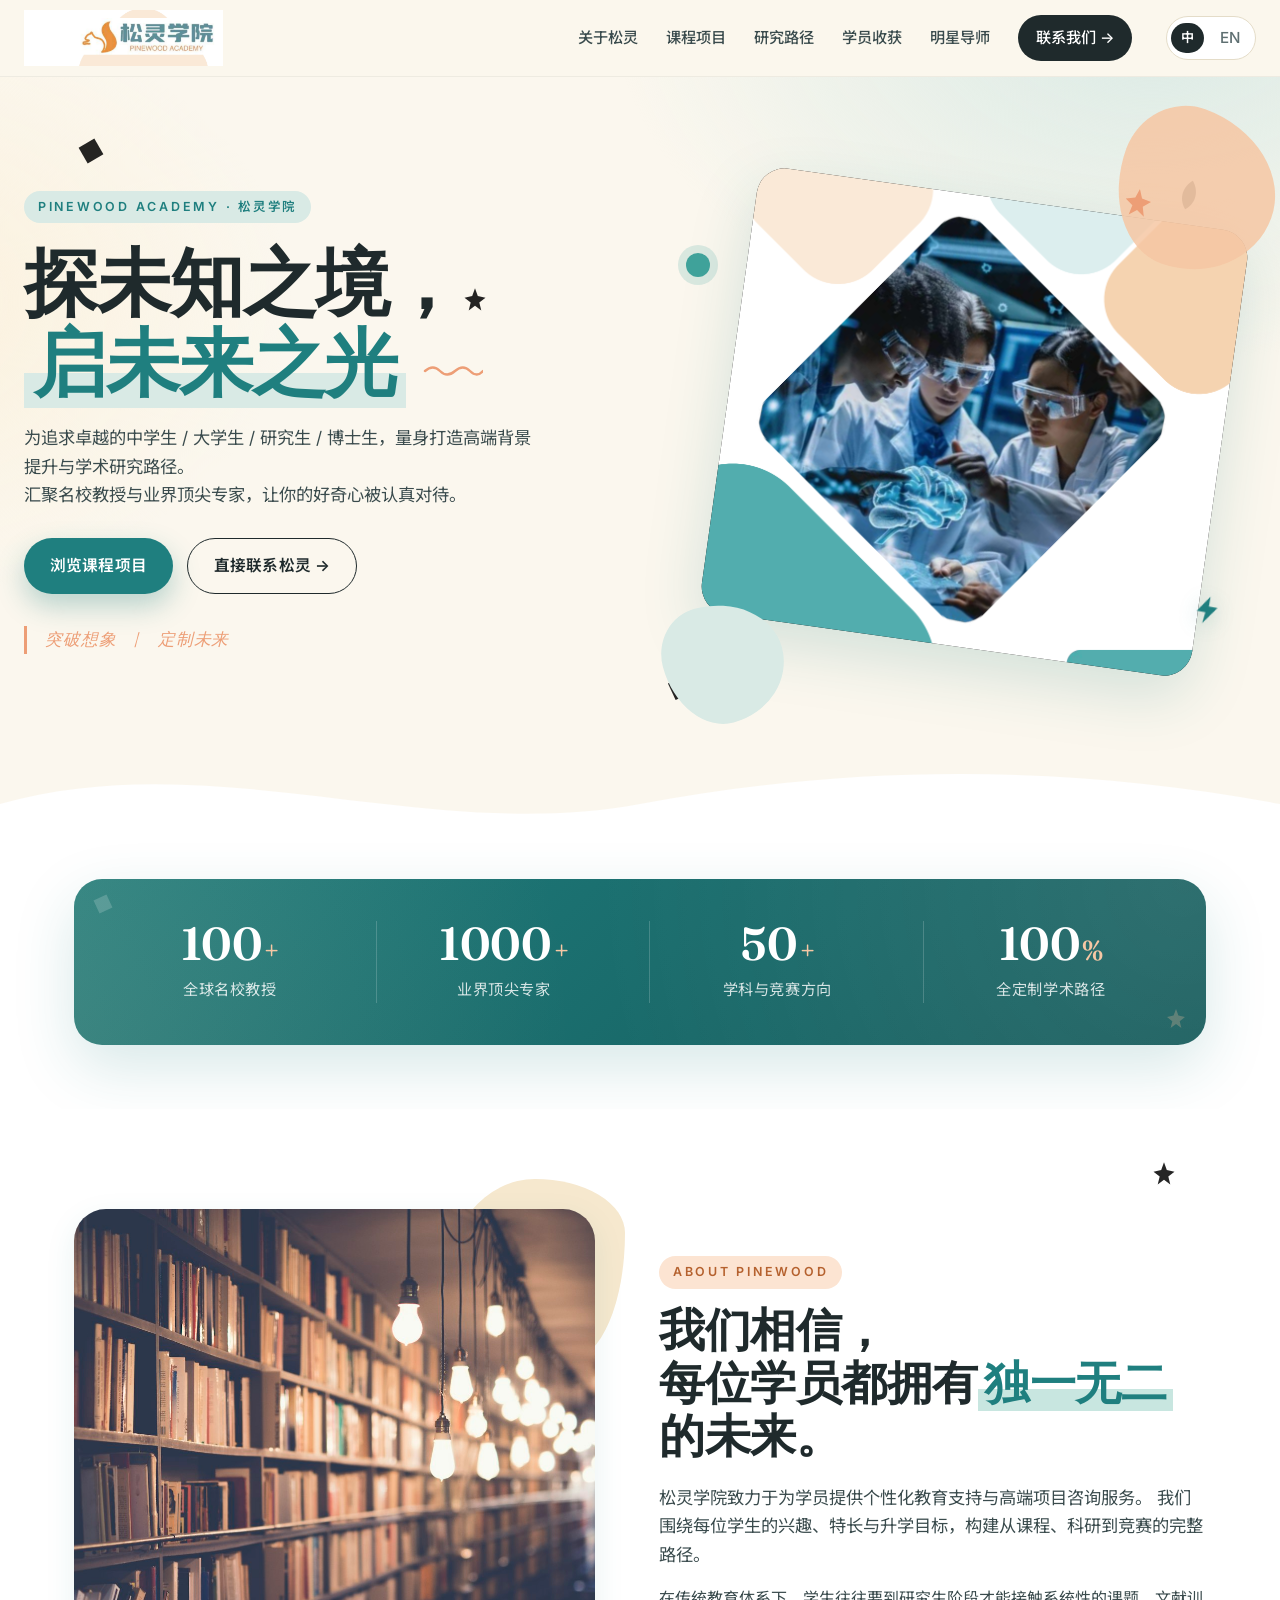
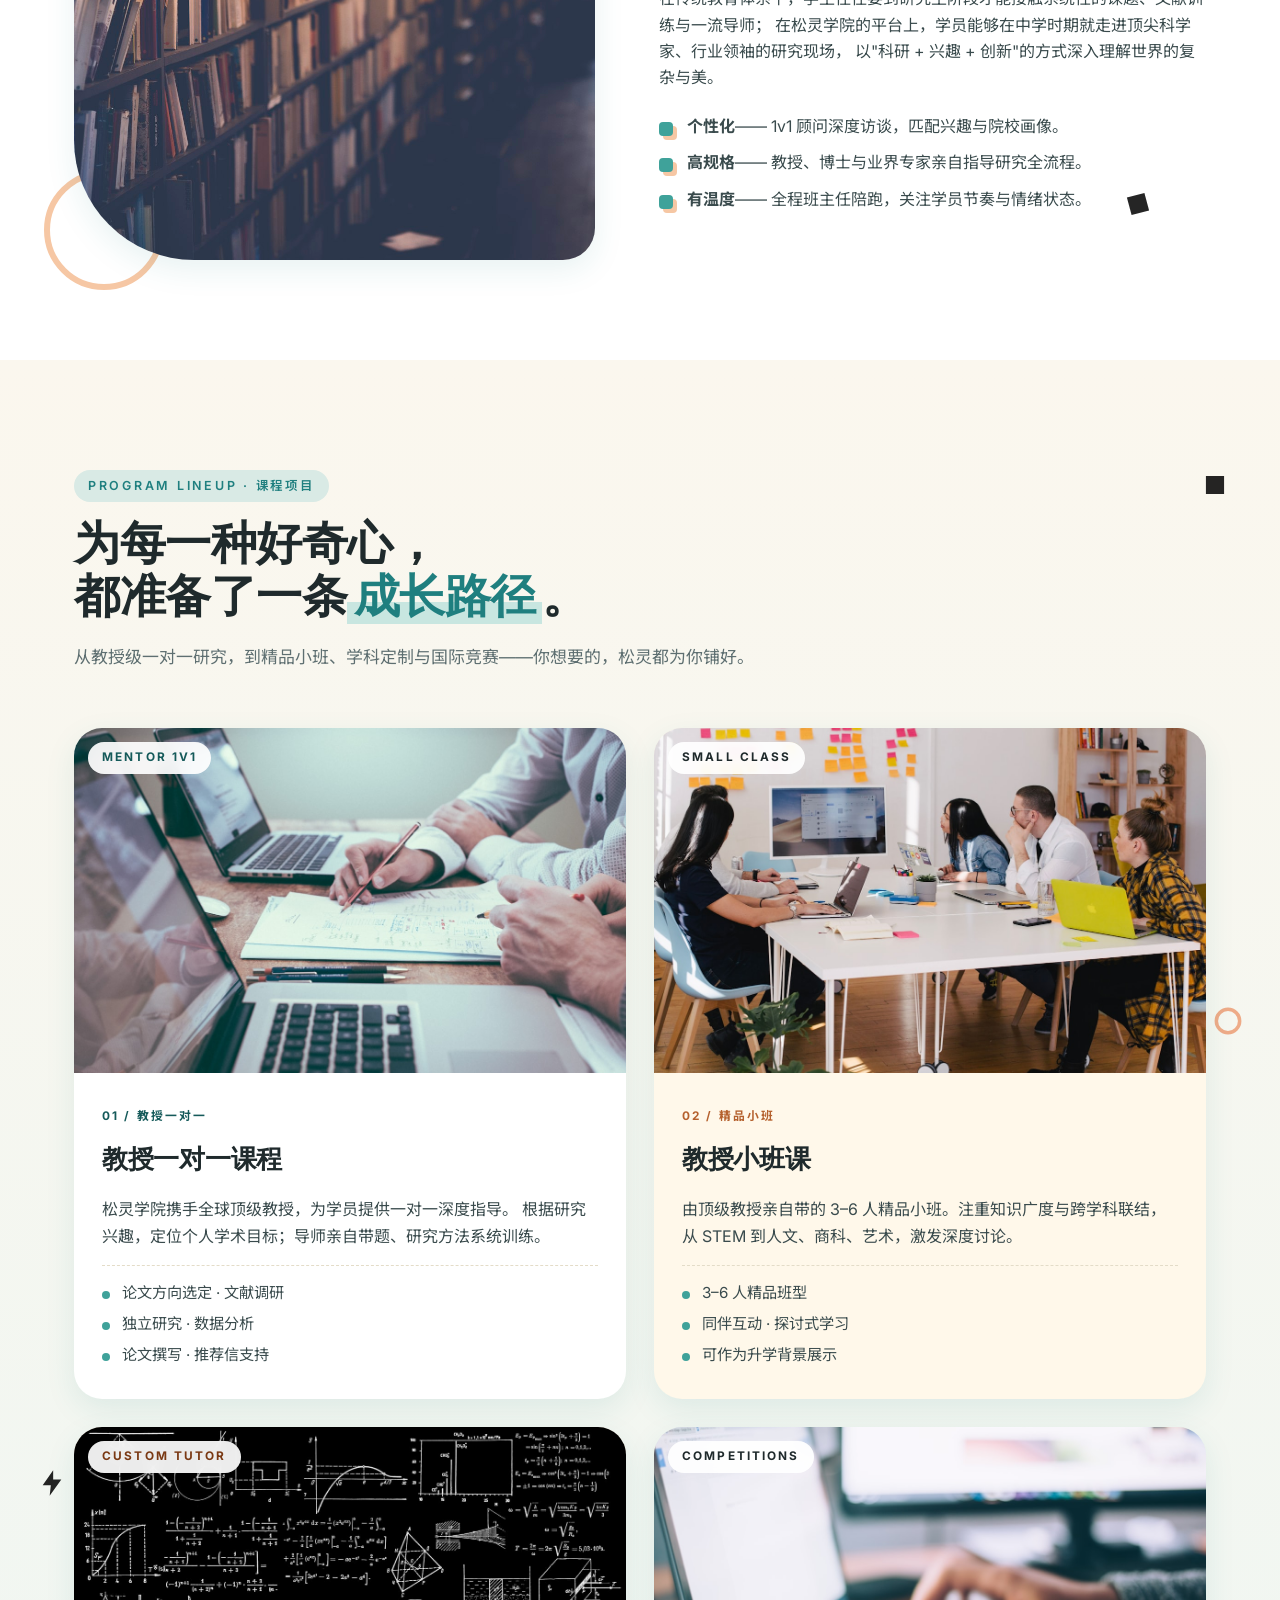
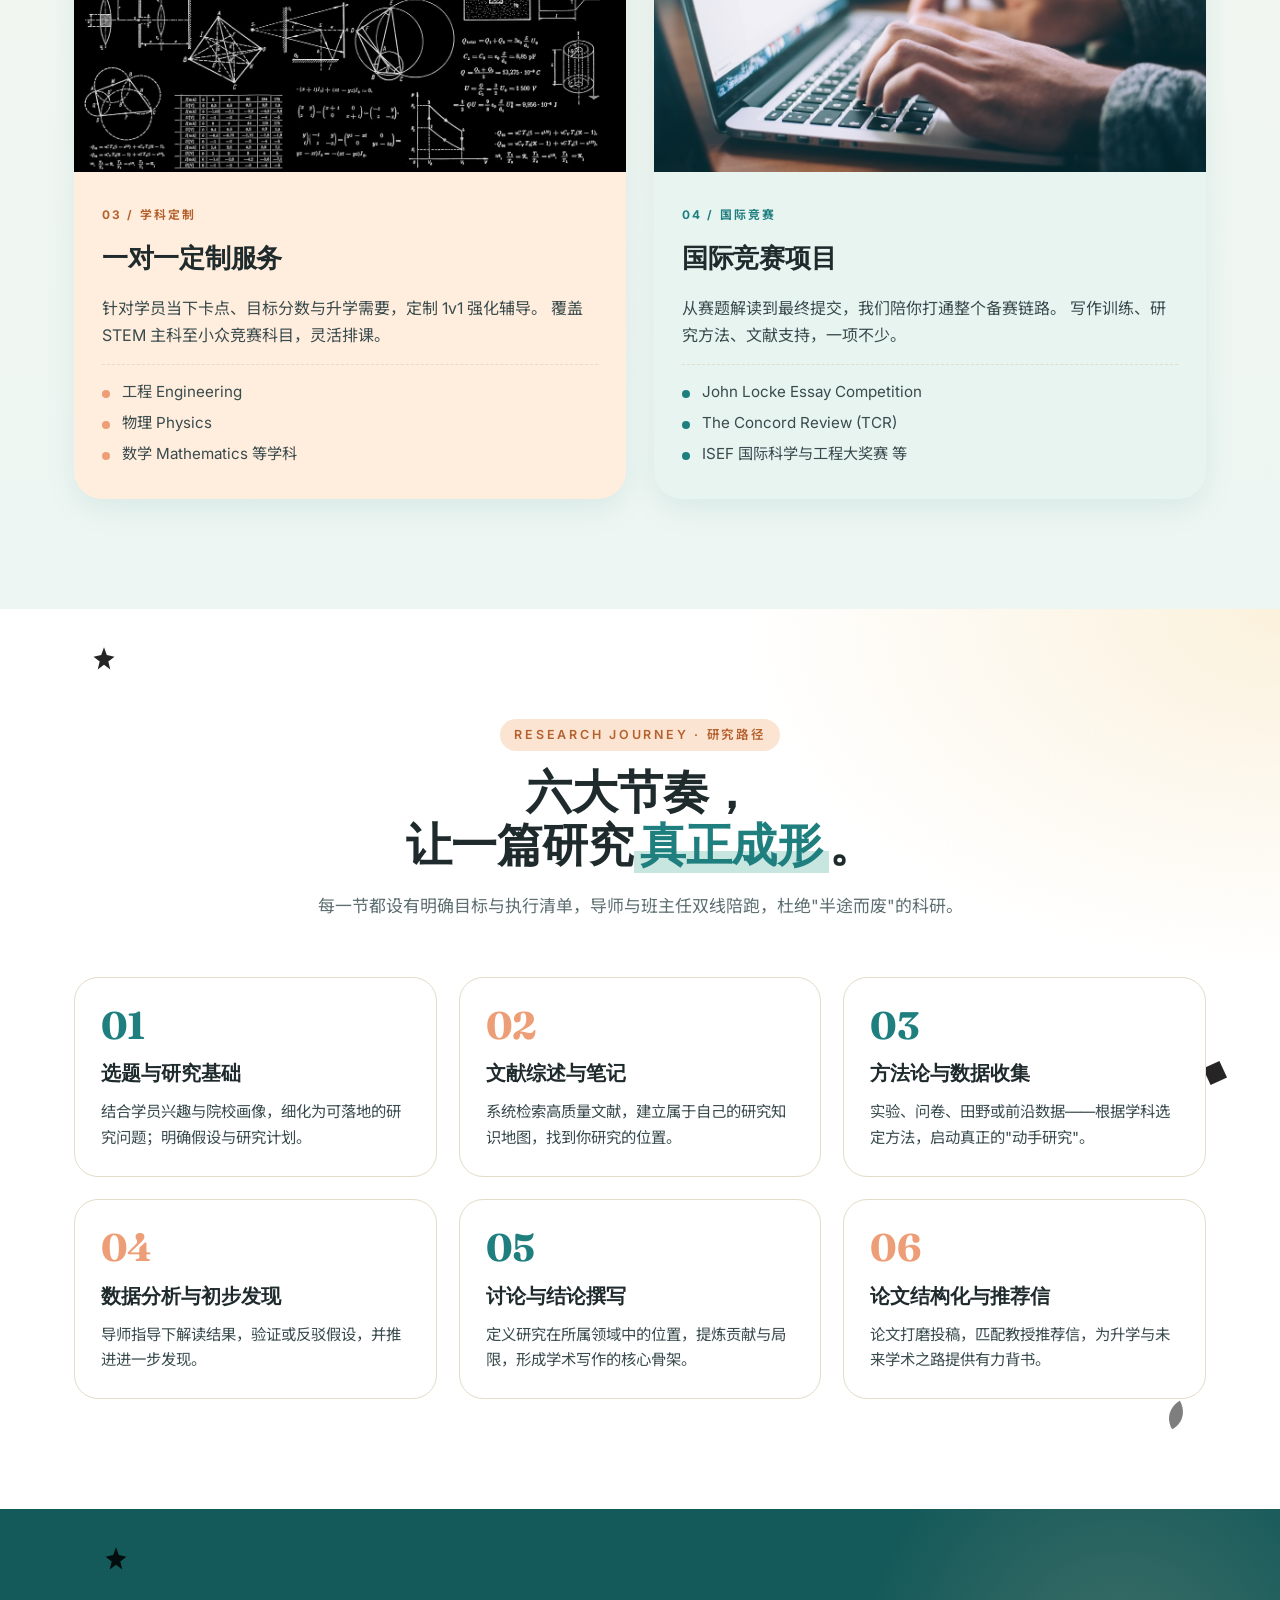
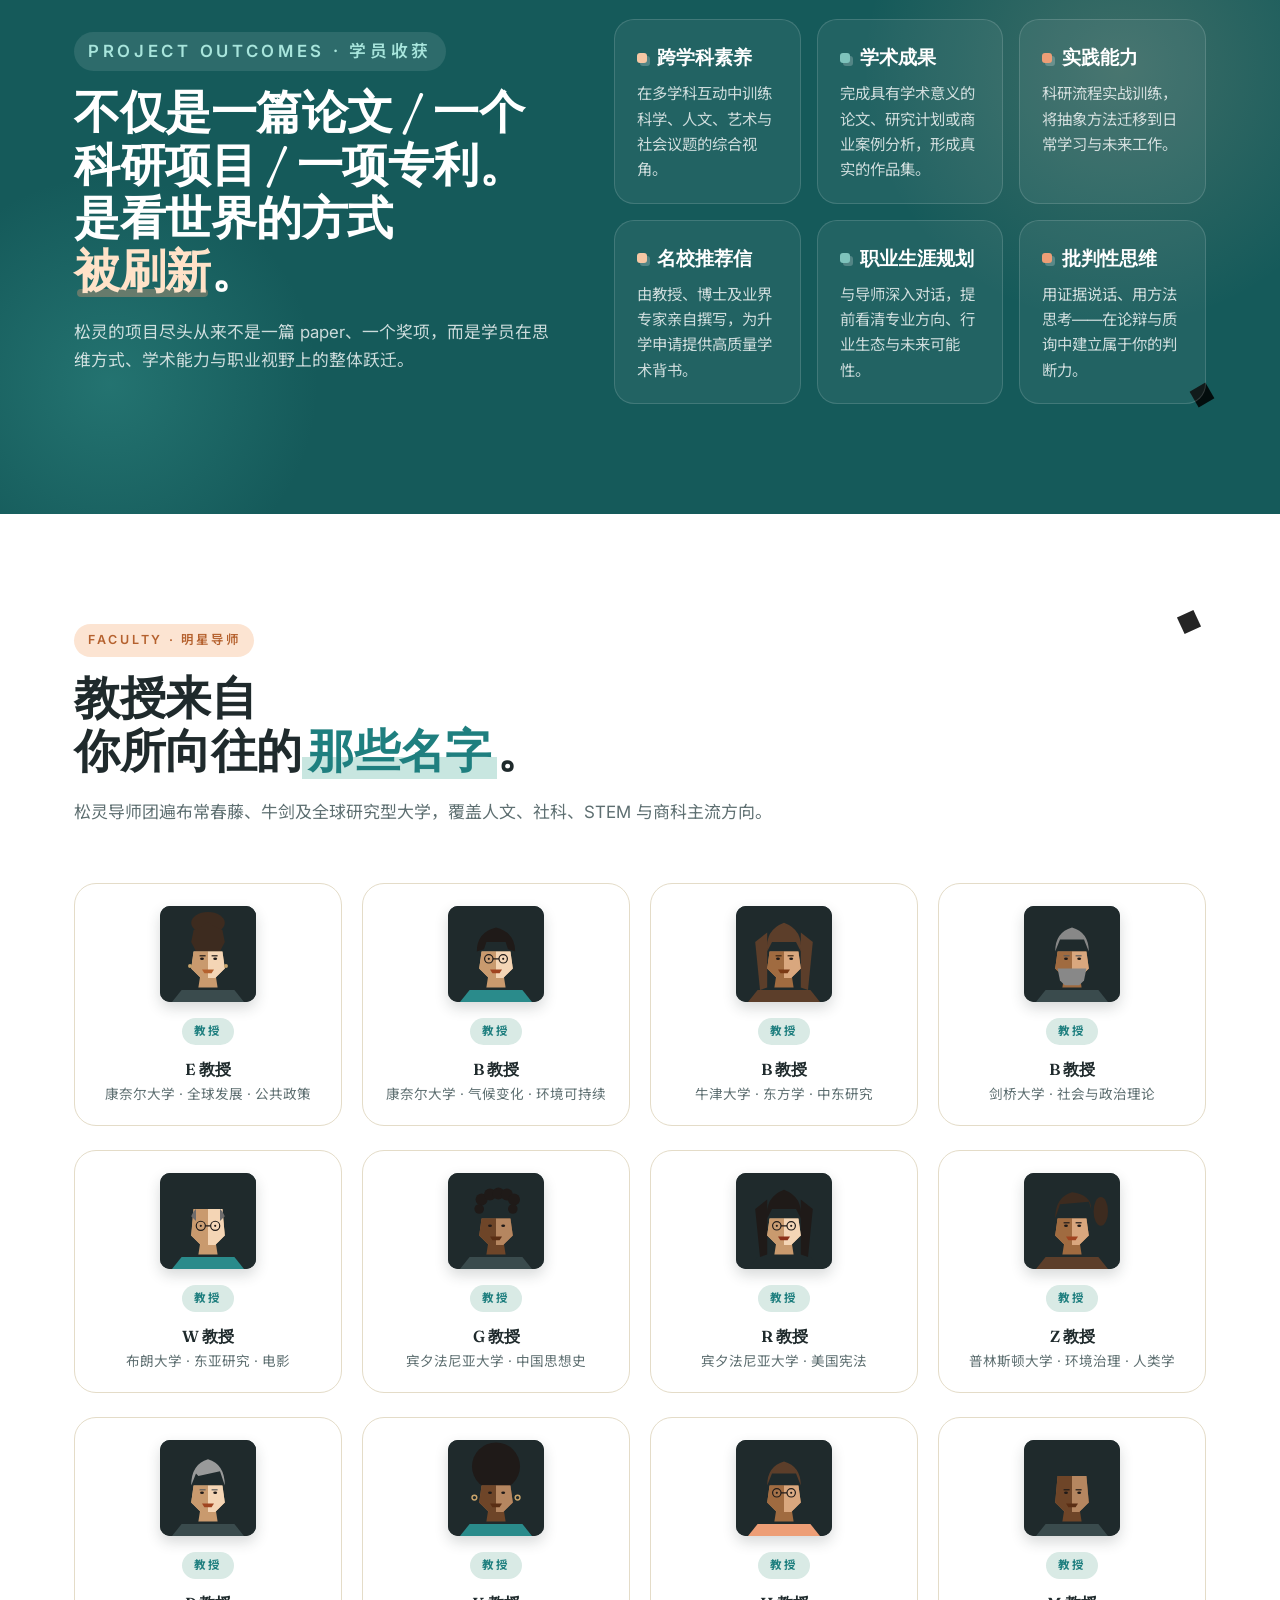
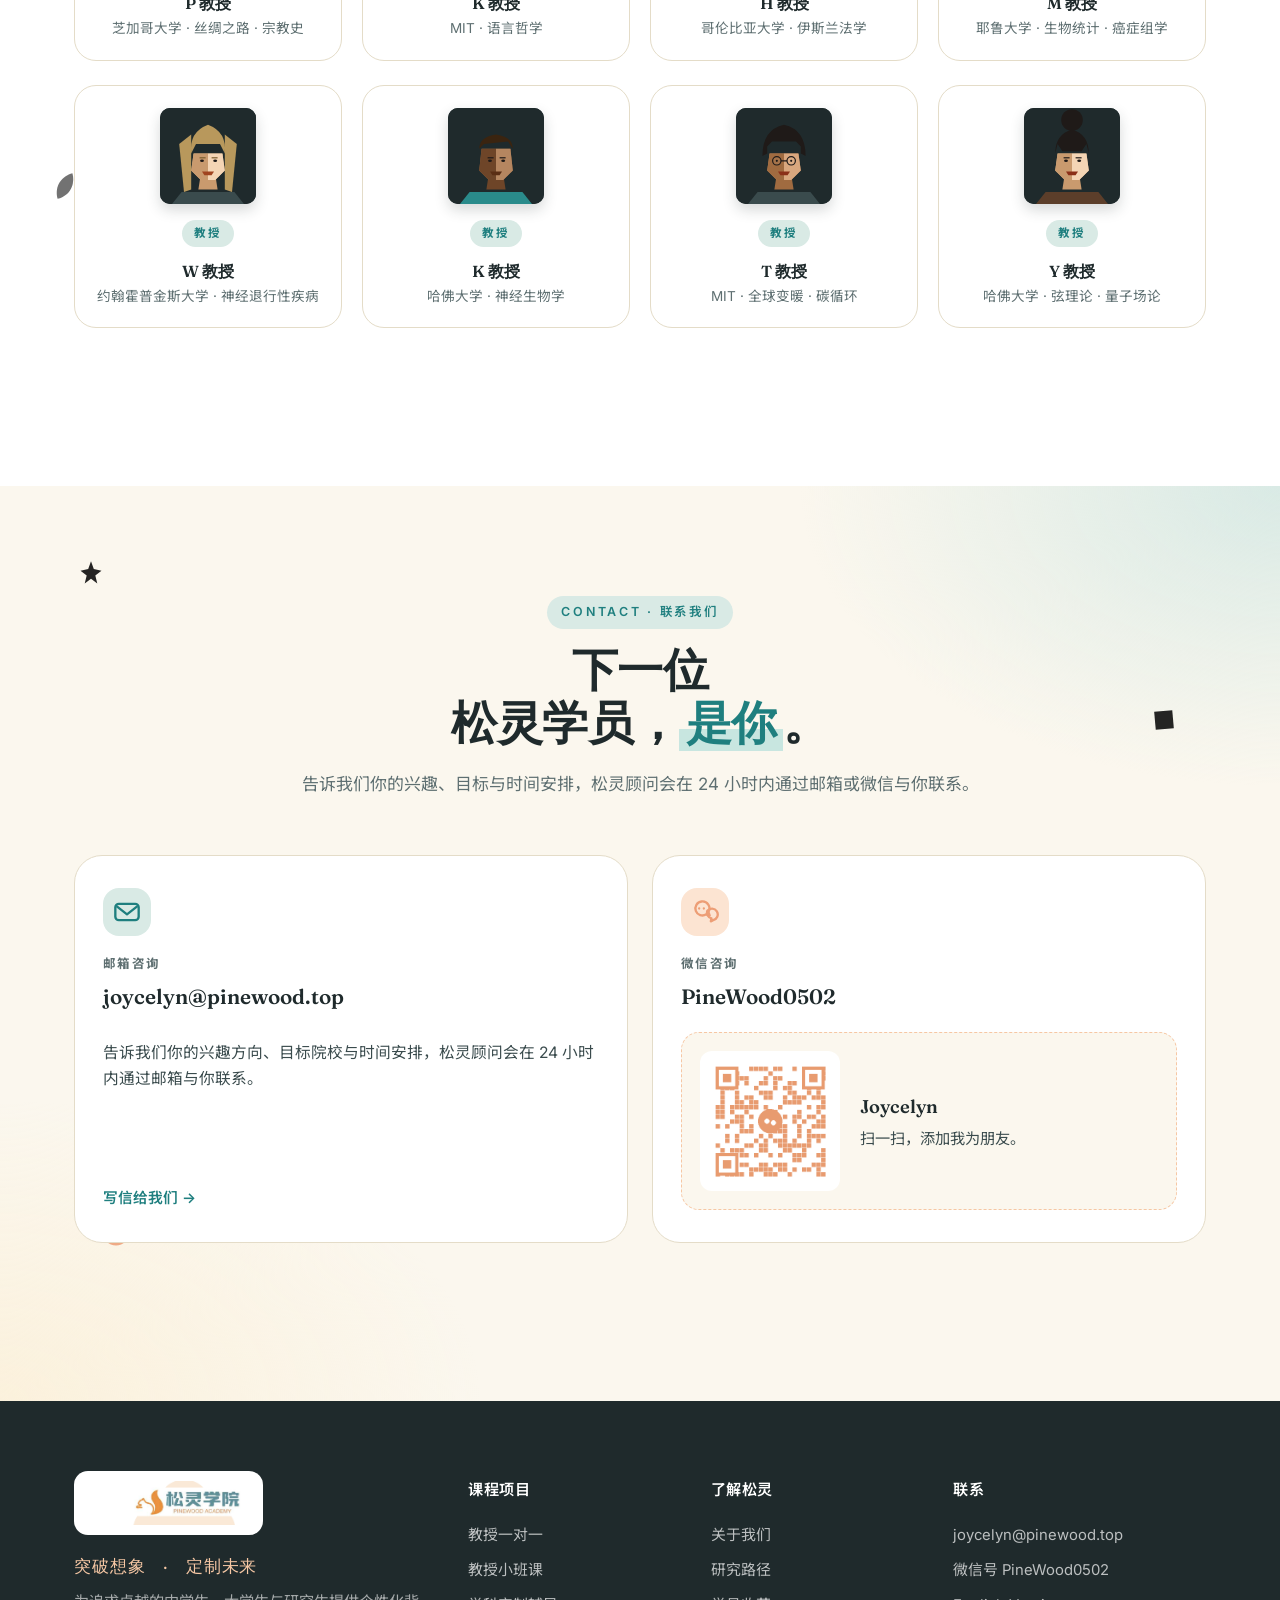
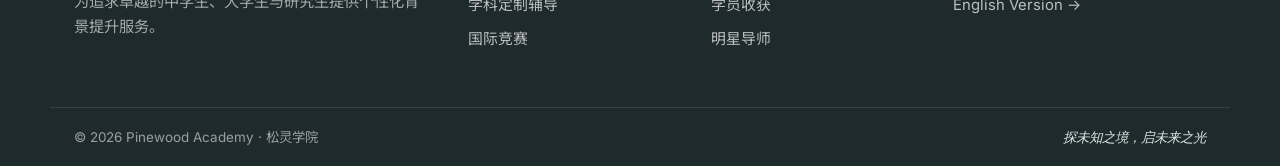
<file: index.html>
<!doctype html>
<html lang="zh-CN">
<head>
  <meta charset="utf-8" />
  <meta name="viewport" content="width=device-width, initial-scale=1" />
  <title>Pinewood Academy · 松灵学院 — 突破想象 · 定制未来</title>
  <meta name="description" content="松灵学院 Pinewood Academy 为中学生、大学生、研究生与博士生提供个性化背景提升服务：教授 1v1 科研、小班课、学科定制辅导（工程、物理、数学），及 John Locke、TCR、ISEF 等国际竞赛全程指导。" />
  <link rel="preconnect" href="https://fonts.googleapis.com">
  <link rel="preconnect" href="https://fonts.gstatic.com" crossorigin>
  <link rel="stylesheet" href="https://fonts.googleapis.com/css2?family=Fraunces:opsz,wght@9..144,400;9..144,500;9..144,600;9..144,700&family=Noto+Sans+SC:wght@300;400;500;600;700&family=Inter:wght@400;500;600&display=swap">
  <link rel="stylesheet" href="styles.css">
</head>
<body>

<!-- shared decorative SVG library -->
<svg width="0" height="0" style="position:absolute" aria-hidden="true">
  <defs>
    <symbol id="dia" viewBox="0 0 24 24"><path d="M12 1 L23 12 L12 23 L1 12 Z"/></symbol>
    <symbol id="star" viewBox="0 0 24 24"><path d="M12 2l2.4 6.5L21 10l-5.3 4.2L17.4 21 12 17 6.6 21l1.7-6.8L3 10l6.6-1.5z"/></symbol>
    <symbol id="ring" viewBox="0 0 24 24"><circle cx="12" cy="12" r="10" fill="none" stroke-width="3"/></symbol>
    <symbol id="squig" viewBox="0 0 60 14"><path d="M2 7 Q 10 0, 17 7 T 32 7 T 47 7 T 60 7" stroke-width="2.4" fill="none" stroke-linecap="round"/></symbol>
    <symbol id="bolt" viewBox="0 0 24 24"><path d="M13 1 L4 14 H11 L10 23 L20 9 H13 Z"/></symbol>
    <symbol id="leaf" viewBox="0 0 24 24"><path d="M3 21 C 3 9, 12 3, 21 3 C 21 12, 15 21, 3 21 Z"/></symbol>

    <!-- Cubist-style mentor portraits (fictional, original geometric faces) -->
    <symbol id="m1" viewBox="0 0 80 80"><rect width="80" height="80" fill="#1F2A2C"/><polygon points="10,80 18,70 62,70 70,80" fill="#3A4B4D"/><ellipse cx="40" cy="14" rx="14" ry="9" fill="#3D2B1F"/><polygon points="26,30 28,20 40,14 52,20 54,30 50,38 30,38" fill="#3D2B1F"/><polygon points="34,55 46,55 48,68 32,68" fill="#C99A6E"/><polygon points="28,38 52,38 54,52 46,60 34,60 26,52" fill="#E0B68A"/><polygon points="40,38 52,38 54,52 46,60 40,60" fill="#F4D5B5"/><polygon points="28,38 40,38 40,60 34,60 26,52" fill="#C99A6E"/><rect x="33" y="41" width="5" height="1" fill="#1F1A18"/><rect x="43" y="41" width="5" height="1" fill="#1F1A18"/><ellipse cx="35" cy="44" rx="1.6" ry="1" fill="#1F1A18"/><ellipse cx="46" cy="44" rx="1.6" ry="1" fill="#1F1A18"/><polygon points="35,53 45,53 43,56 37,56" fill="#B5612E"/><circle cx="25" cy="50" r="1.6" fill="#C9A46B"/><circle cx="55" cy="50" r="1.6" fill="#C9A46B"/></symbol>
    <symbol id="m2" viewBox="0 0 80 80"><rect width="80" height="80" fill="#1F2A2C"/><polygon points="10,80 18,70 62,70 70,80" fill="#2A8B8B"/><polygon points="34,55 46,55 48,68 32,68" fill="#C99A6E"/><polygon points="28,38 52,38 54,52 46,60 34,60 26,52" fill="#E0B68A"/><polygon points="40,38 52,38 54,52 46,60 40,60" fill="#F4D5B5"/><polygon points="28,38 40,38 40,60 34,60 26,52" fill="#C99A6E"/><path d="M24 38 Q 24 22 40 18 Q 56 22 56 38 L 50 36 L 48 30 L 32 30 L 30 36 Z" fill="#1F1A18"/><g stroke="#1F1A18" stroke-width="1" fill="rgba(255,255,255,0.05)"><circle cx="34" cy="44" r="3.5"/><circle cx="46" cy="44" r="3.5"/><line x1="37.5" y1="44" x2="42.5" y2="44"/></g><circle cx="34" cy="44" r="0.9" fill="#1F1A18"/><circle cx="46" cy="44" r="0.9" fill="#1F1A18"/><polygon points="35,53 45,53 43,56 37,56" fill="#A04420"/></symbol>
    <symbol id="m3" viewBox="0 0 80 80"><rect width="80" height="80" fill="#1F2A2C"/><polygon points="10,80 18,70 62,70 70,80" fill="#5C3E2A"/><polygon points="20,70 16,30 26,22 26,68" fill="#5C3E2A"/><polygon points="60,70 64,30 54,22 54,68" fill="#5C3E2A"/><polygon points="34,55 46,55 48,68 32,68" fill="#A06B40"/><polygon points="28,38 52,38 54,52 46,60 34,60 26,52" fill="#C28858"/><polygon points="40,38 52,38 54,52 46,60 40,60" fill="#D9A77E"/><polygon points="28,38 40,38 40,60 34,60 26,52" fill="#A06B40"/><path d="M26 38 Q 24 20 40 14 Q 56 20 54 38 L 50 30 L 30 30 Z" fill="#5C3E2A"/><rect x="33" y="41" width="5" height="1" fill="#3A2410"/><rect x="43" y="41" width="5" height="1" fill="#3A2410"/><ellipse cx="35" cy="44" rx="1.6" ry="1" fill="#1F1A18"/><ellipse cx="46" cy="44" rx="1.6" ry="1" fill="#1F1A18"/><polygon points="35,53 45,53 43,56 37,56" fill="#7A3914"/></symbol>
    <symbol id="m4" viewBox="0 0 80 80"><rect width="80" height="80" fill="#1F2A2C"/><polygon points="10,80 18,70 62,70 70,80" fill="#3A4B4D"/><polygon points="34,55 46,55 48,68 32,68" fill="#A06B40"/><polygon points="28,38 52,38 54,52 46,60 34,60 26,52" fill="#C28858"/><polygon points="40,38 52,38 54,52 46,60 40,60" fill="#D9A77E"/><polygon points="28,38 40,38 40,60 34,60 26,52" fill="#A06B40"/><path d="M26 38 Q 26 22 40 18 Q 54 22 54 38 L 50 28 L 30 28 Z" fill="#888888"/><polygon points="28,52 52,52 50,62 46,66 34,66 30,62" fill="#888888"/><ellipse cx="35" cy="44" rx="1.6" ry="1" fill="#1F1A18"/><ellipse cx="46" cy="44" rx="1.6" ry="1" fill="#1F1A18"/><rect x="33" y="41" width="5" height="1" fill="#5C5C5C"/><rect x="43" y="41" width="5" height="1" fill="#5C5C5C"/></symbol>
    <symbol id="m5" viewBox="0 0 80 80"><rect width="80" height="80" fill="#1F2A2C"/><polygon points="10,80 18,70 62,70 70,80" fill="#2A8B8B"/><polygon points="34,55 46,55 48,68 32,68" fill="#C99A6E"/><polygon points="28,30 52,30 54,52 46,60 34,60 26,52" fill="#E0B68A"/><polygon points="40,30 52,30 54,52 46,60 40,60" fill="#F4D5B5"/><polygon points="28,30 40,30 40,60 34,60 26,52" fill="#C99A6E"/><polygon points="26,36 30,40 30,30 28,32" fill="#6E6C6C"/><polygon points="54,36 50,40 50,30 52,32" fill="#6E6C6C"/><g stroke="#1F1A18" stroke-width="1" fill="rgba(255,255,255,0.05)"><circle cx="34" cy="44" r="3.8"/><circle cx="46" cy="44" r="3.8"/><line x1="37.8" y1="44" x2="42.2" y2="44"/></g><circle cx="34" cy="44" r="0.9" fill="#1F1A18"/><circle cx="46" cy="44" r="0.9" fill="#1F1A18"/></symbol>
    <symbol id="m6" viewBox="0 0 80 80"><rect width="80" height="80" fill="#1F2A2C"/><polygon points="10,80 18,70 62,70 70,80" fill="#3A4B4D"/><polygon points="34,55 46,55 48,68 32,68" fill="#6E4528"/><polygon points="28,38 52,38 54,52 46,60 34,60 26,52" fill="#95643F"/><polygon points="40,38 52,38 54,52 46,60 40,60" fill="#B58660"/><polygon points="28,38 40,38 40,60 34,60 26,52" fill="#6E4528"/><g fill="#1F1A18"><circle cx="28" cy="22" r="5"/><circle cx="35" cy="18" r="5"/><circle cx="42" cy="17" r="5"/><circle cx="49" cy="18" r="5"/><circle cx="55" cy="22" r="5"/><circle cx="26" cy="30" r="4"/><circle cx="54" cy="30" r="4"/></g><ellipse cx="35" cy="44" rx="1.6" ry="1" fill="#1F1A18"/><ellipse cx="46" cy="44" rx="1.6" ry="1" fill="#1F1A18"/><polygon points="35,53 45,53 43,56 37,56" fill="#5A2E14"/></symbol>
    <symbol id="m7" viewBox="0 0 80 80"><rect width="80" height="80" fill="#1F2A2C"/><polygon points="10,80 18,70 62,70 70,80" fill="#1F2A2C"/><polygon points="20,70 16,30 26,22 26,68" fill="#1F1A18"/><polygon points="60,70 64,30 54,22 54,68" fill="#1F1A18"/><polygon points="34,55 46,55 48,68 32,68" fill="#C99A6E"/><polygon points="28,38 52,38 54,52 46,60 34,60 26,52" fill="#E0B68A"/><polygon points="40,38 52,38 54,52 46,60 40,60" fill="#F4D5B5"/><polygon points="28,38 40,38 40,60 34,60 26,52" fill="#C99A6E"/><path d="M26 38 Q 24 20 40 14 Q 56 20 54 38 L 50 30 L 30 30 Z" fill="#1F1A18"/><g stroke="#1F1A18" stroke-width="1" fill="rgba(255,255,255,0.05)"><circle cx="34" cy="44" r="3.5"/><circle cx="46" cy="44" r="3.5"/><line x1="37.5" y1="44" x2="42.5" y2="44"/></g><circle cx="34" cy="44" r="0.9" fill="#1F1A18"/><circle cx="46" cy="44" r="0.9" fill="#1F1A18"/><polygon points="35,53 45,53 43,56 37,56" fill="#8B3018"/></symbol>
    <symbol id="m8" viewBox="0 0 80 80"><rect width="80" height="80" fill="#1F2A2C"/><polygon points="10,80 18,70 62,70 70,80" fill="#5C3E2A"/><ellipse cx="64" cy="32" rx="6" ry="12" fill="#3D2B1F"/><polygon points="34,55 46,55 48,68 32,68" fill="#A06B40"/><polygon points="28,38 52,38 54,52 46,60 34,60 26,52" fill="#C28858"/><polygon points="40,38 52,38 54,52 46,60 40,60" fill="#D9A77E"/><polygon points="28,38 40,38 40,60 34,60 26,52" fill="#A06B40"/><path d="M26 38 Q 26 20 40 16 Q 56 18 56 30 L 54 24 L 30 26 Z" fill="#3D2B1F"/><rect x="33" y="41" width="5" height="1" fill="#1F1A18"/><rect x="43" y="41" width="5" height="1" fill="#1F1A18"/><ellipse cx="35" cy="44" rx="1.6" ry="1" fill="#1F1A18"/><ellipse cx="46" cy="44" rx="1.6" ry="1" fill="#1F1A18"/><polygon points="35,53 45,53 43,56 37,56" fill="#A04420"/></symbol>
    <symbol id="m9" viewBox="0 0 80 80"><rect width="80" height="80" fill="#1F2A2C"/><polygon points="10,80 18,70 62,70 70,80" fill="#3A4B4D"/><polygon points="34,55 46,55 48,68 32,68" fill="#C99A6E"/><polygon points="28,38 52,38 54,52 46,60 34,60 26,52" fill="#E0B68A"/><polygon points="40,38 52,38 54,52 46,60 40,60" fill="#F4D5B5"/><polygon points="28,38 40,38 40,60 34,60 26,52" fill="#C99A6E"/><path d="M26 38 Q 26 20 40 16 Q 54 20 54 38 L 50 26 L 32 30 L 30 28 Z" fill="#999A9A"/><rect x="33" y="41" width="5" height="1" fill="#5C5C5C"/><rect x="43" y="41" width="5" height="1" fill="#5C5C5C"/><ellipse cx="35" cy="44" rx="1.6" ry="1" fill="#1F1A18"/><ellipse cx="46" cy="44" rx="1.6" ry="1" fill="#1F1A18"/><polygon points="35,53 45,53 43,56 37,56" fill="#A04420"/></symbol>
    <symbol id="m10" viewBox="0 0 80 80"><rect width="80" height="80" fill="#1F2A2C"/><polygon points="10,80 18,70 62,70 70,80" fill="#2A8B8B"/><circle cx="40" cy="22" r="20" fill="#1F1A18"/><polygon points="34,55 46,55 48,68 32,68" fill="#6E4528"/><polygon points="28,38 52,38 54,52 46,60 34,60 26,52" fill="#95643F"/><polygon points="40,38 52,38 54,52 46,60 40,60" fill="#B58660"/><polygon points="28,38 40,38 40,60 34,60 26,52" fill="#6E4528"/><ellipse cx="35" cy="44" rx="1.6" ry="1" fill="#1F1A18"/><ellipse cx="46" cy="44" rx="1.6" ry="1" fill="#1F1A18"/><polygon points="35,53 45,53 43,56 37,56" fill="#5A2E14"/><circle cx="22" cy="48" r="2" fill="none" stroke="#C9A46B" stroke-width="1.2"/><circle cx="58" cy="48" r="2" fill="none" stroke="#C9A46B" stroke-width="1.2"/></symbol>
    <symbol id="m11" viewBox="0 0 80 80"><rect width="80" height="80" fill="#1F2A2C"/><polygon points="10,80 18,70 62,70 70,80" fill="#ED9E76"/><polygon points="34,55 46,55 48,68 32,68" fill="#A06B40"/><polygon points="28,38 52,38 54,52 46,60 34,60 26,52" fill="#C28858"/><polygon points="40,38 52,38 54,52 46,60 40,60" fill="#D9A77E"/><polygon points="28,38 40,38 40,60 34,60 26,52" fill="#A06B40"/><path d="M26 38 Q 26 22 40 18 Q 54 22 54 38 L 50 28 L 30 28 Z" fill="#5C3E2A"/><g stroke="#1F1A18" stroke-width="1" fill="rgba(255,255,255,0.05)"><circle cx="34" cy="44" r="3.5"/><circle cx="46" cy="44" r="3.5"/><line x1="37.5" y1="44" x2="42.5" y2="44"/></g><circle cx="34" cy="44" r="0.9" fill="#1F1A18"/><circle cx="46" cy="44" r="0.9" fill="#1F1A18"/></symbol>
    <symbol id="m12" viewBox="0 0 80 80"><rect width="80" height="80" fill="#1F2A2C"/><polygon points="10,80 18,70 62,70 70,80" fill="#3A4B4D"/><polygon points="34,55 46,55 48,68 32,68" fill="#6E4528"/><polygon points="28,30 52,30 54,52 46,60 34,60 26,52" fill="#95643F"/><polygon points="40,30 52,30 54,52 46,60 40,60" fill="#B58660"/><polygon points="28,30 40,30 40,60 34,60 26,52" fill="#6E4528"/><rect x="33" y="41" width="5" height="1" fill="#1F1A18"/><rect x="43" y="41" width="5" height="1" fill="#1F1A18"/><ellipse cx="35" cy="44" rx="1.6" ry="1" fill="#1F1A18"/><ellipse cx="46" cy="44" rx="1.6" ry="1" fill="#1F1A18"/><polygon points="35,53 45,53 43,56 37,56" fill="#5A2E14"/></symbol>
    <symbol id="m13" viewBox="0 0 80 80"><rect width="80" height="80" fill="#1F2A2C"/><polygon points="10,80 18,70 62,70 70,80" fill="#3A4B4D"/><polygon points="20,70 16,30 26,22 26,68" fill="#B8985C"/><polygon points="60,70 64,30 54,22 54,68" fill="#B8985C"/><polygon points="34,55 46,55 48,68 32,68" fill="#C99A6E"/><polygon points="28,38 52,38 54,52 46,60 34,60 26,52" fill="#E0B68A"/><polygon points="40,38 52,38 54,52 46,60 40,60" fill="#F4D5B5"/><polygon points="28,38 40,38 40,60 34,60 26,52" fill="#C99A6E"/><path d="M26 38 Q 24 20 40 14 Q 56 20 54 38 L 50 30 L 30 30 Z" fill="#B8985C"/><rect x="33" y="41" width="5" height="1" fill="#7A5C2E"/><rect x="43" y="41" width="5" height="1" fill="#7A5C2E"/><ellipse cx="35" cy="44" rx="1.6" ry="1" fill="#1F1A18"/><ellipse cx="46" cy="44" rx="1.6" ry="1" fill="#1F1A18"/><polygon points="35,53 45,53 43,56 37,56" fill="#A04420"/></symbol>
    <symbol id="m14" viewBox="0 0 80 80"><rect width="80" height="80" fill="#1F2A2C"/><polygon points="10,80 18,70 62,70 70,80" fill="#2A8B8B"/><polygon points="34,55 46,55 48,68 32,68" fill="#6E4528"/><polygon points="28,34 52,34 54,52 46,60 34,60 26,52" fill="#95643F"/><polygon points="40,34 52,34 54,52 46,60 40,60" fill="#B58660"/><polygon points="28,34 40,34 40,60 34,60 26,52" fill="#6E4528"/><path d="M26 34 Q 26 24 40 22 Q 54 24 54 34 L 50 28 L 30 30 Z" fill="#3A2410"/><rect x="33" y="41" width="5" height="1" fill="#1F1A18"/><rect x="43" y="41" width="5" height="1" fill="#1F1A18"/><ellipse cx="35" cy="44" rx="1.6" ry="1" fill="#1F1A18"/><ellipse cx="46" cy="44" rx="1.6" ry="1" fill="#1F1A18"/><polygon points="35,53 45,53 43,56 37,56" fill="#5A2E14"/></symbol>
    <symbol id="m15" viewBox="0 0 80 80"><rect width="80" height="80" fill="#1F2A2C"/><polygon points="10,80 18,70 62,70 70,80" fill="#3A4B4D"/><polygon points="34,55 46,55 48,68 32,68" fill="#A06B40"/><polygon points="28,38 52,38 54,52 46,60 34,60 26,52" fill="#C28858"/><polygon points="40,38 52,38 54,52 46,60 40,60" fill="#D9A77E"/><polygon points="28,38 40,38 40,60 34,60 26,52" fill="#A06B40"/><path d="M22 40 Q 22 18 40 14 Q 58 18 58 40 L 54 38 L 54 32 L 50 28 L 30 28 L 26 32 L 26 38 Z" fill="#1F1A18"/><g stroke="#1F1A18" stroke-width="1" fill="rgba(255,255,255,0.05)"><circle cx="34" cy="44" r="3.5"/><circle cx="46" cy="44" r="3.5"/><line x1="37.5" y1="44" x2="42.5" y2="44"/></g><circle cx="34" cy="44" r="0.9" fill="#1F1A18"/><circle cx="46" cy="44" r="0.9" fill="#1F1A18"/><polygon points="35,53 45,53 43,56 37,56" fill="#8B3018"/></symbol>
    <symbol id="m16" viewBox="0 0 80 80"><rect width="80" height="80" fill="#1F2A2C"/><polygon points="10,80 18,70 62,70 70,80" fill="#5C3E2A"/><circle cx="40" cy="10" r="9" fill="#1F1A18"/><polygon points="34,55 46,55 48,68 32,68" fill="#C99A6E"/><polygon points="28,38 52,38 54,52 46,60 34,60 26,52" fill="#E0B68A"/><polygon points="40,38 52,38 54,52 46,60 40,60" fill="#F4D5B5"/><polygon points="28,38 40,38 40,60 34,60 26,52" fill="#C99A6E"/><path d="M26 38 Q 26 22 40 18 Q 54 22 54 38 L 52 30 L 48 36 L 32 36 L 28 30 Z" fill="#1F1A18"/><rect x="33" y="41" width="5" height="1" fill="#1F1A18"/><rect x="43" y="41" width="5" height="1" fill="#1F1A18"/><ellipse cx="35" cy="44" rx="1.6" ry="1" fill="#1F1A18"/><ellipse cx="46" cy="44" rx="1.6" ry="1" fill="#1F1A18"/><polygon points="35,53 45,53 43,56 37,56" fill="#8B3018"/></symbol>
  </defs>
</svg>

<!-- ============== NAV ============== -->
<header class="nav" id="nav">
  <div class="nav__inner">
    <a href="#top" class="nav__logo" aria-label="Pinewood Academy">
      <img src="assets/logo-original.png" alt="松灵学院 Pinewood Academy" />
    </a>
    <nav class="nav__links" aria-label="主导航">
      <a href="#about">关于松灵</a>
      <a href="#programs">课程项目</a>
      <a href="#process">研究路径</a>
      <a href="#outcomes">学员收获</a>
      <a href="#faculty">明星导师</a>
      <a href="#contact" class="nav__cta">联系我们 →</a>
      <div class="lang">
        <span class="lang__cur">中</span>
        <a href="english.html" class="lang__alt">EN</a>
      </div>
    </nav>
    <button class="nav__burger" aria-label="菜单" aria-controls="mobileMenu" aria-expanded="false">
      <span></span><span></span><span></span>
    </button>
  </div>
  <nav class="nav__mobile" id="mobileMenu" hidden>
    <a href="#about">关于松灵</a>
    <a href="#programs">课程项目</a>
    <a href="#process">研究路径</a>
    <a href="#outcomes">学员收获</a>
    <a href="#faculty">明星导师</a>
    <a href="#contact" class="nav__cta">联系我们</a>
    <a href="english.html" class="lang-m">English →</a>
  </nav>
</header>

<a id="top"></a>

<!-- ============== HERO ============== -->
<section class="hero">
  <svg class="sc sc-1" aria-hidden="true"><use href="#dia"/></svg>
  <svg class="sc sc-2" aria-hidden="true"><use href="#star"/></svg>
  <svg class="sc sc-4" aria-hidden="true"><use href="#dia"/></svg>
  <svg class="sc sc-5" aria-hidden="true"><use href="#leaf"/></svg>

  <div class="hero__inner">
    <div class="hero__copy">
      <p class="eyebrow">Pinewood Academy · 松灵学院</p>
      <h1 class="hero__title">
        探未知之境，<br/>
        <span class="hero__highlight">启未来之光</span>
        <svg class="hl-squig" aria-hidden="true"><use href="#squig"/></svg>
      </h1>
      <p class="hero__sub">
        为追求卓越的中学生 / 大学生 / 研究生 / 博士生，量身打造高端背景提升与学术研究路径。<br/>
        汇聚名校教授与业界顶尖专家，让你的好奇心被认真对待。
      </p>
      <div class="hero__cta">
        <a href="#programs" class="btn btn--primary">浏览课程项目</a>
        <a href="#contact" class="btn btn--ghost">直接联系松灵 →</a>
      </div>
      <div class="hero__tag">突破想象　|　定制未来</div>
    </div>

    <div class="hero__media">
      <div class="hero__diamond">
        <img src="assets/hero-science.png" alt="松灵学员在实验室探索科学" />
      </div>
      <span class="shape shape--blob blob-1" aria-hidden="true"></span>
      <span class="shape shape--blob blob-2" aria-hidden="true"></span>
      <span class="shape shape--circle circle-1" aria-hidden="true"></span>
      <svg class="shape shape--star" aria-hidden="true" viewBox="0 0 24 24"><path d="M12 2l2.4 6.5L21 10l-5.3 4.2L17.4 21 12 17 6.6 21l1.7-6.8L3 10l6.6-1.5z"/></svg>
      <svg class="shape shape--bolt" aria-hidden="true"><use href="#bolt"/></svg>
    </div>
  </div>

  <svg class="hero__wave" viewBox="0 0 1440 80" preserveAspectRatio="none" aria-hidden="true">
    <path d="M0 60 C 240 0, 480 100, 720 60 S 1200 20, 1440 60 L1440 80 L0 80 Z" />
  </svg>
</section>

<!-- ============== STATS BAND ============== -->
<section class="stats">
  <div class="container">
    <div class="stats__grid">
      <svg class="stats__deco s-d-1" aria-hidden="true"><use href="#dia"/></svg>
      <svg class="stats__deco s-d-2" aria-hidden="true"><use href="#star"/></svg>

      <div class="stat">
        <div class="stat__num">100<span>+</span></div>
        <div class="stat__lbl">全球名校教授</div>
      </div>
      <div class="stat">
        <div class="stat__num">1000<span>+</span></div>
        <div class="stat__lbl">业界顶尖专家</div>
      </div>
      <div class="stat">
        <div class="stat__num">50<span>+</span></div>
        <div class="stat__lbl">学科与竞赛方向</div>
      </div>
      <div class="stat">
        <div class="stat__num">100<span>%</span></div>
        <div class="stat__lbl">全定制学术路径</div>
      </div>
    </div>
  </div>
</section>

<!-- ============== ABOUT ============== -->
<section class="about" id="about">
  <svg class="sc sc-6" aria-hidden="true"><use href="#star"/></svg>
  <svg class="sc sc-7" aria-hidden="true"><use href="#dia"/></svg>
  <svg class="sc sc-8" aria-hidden="true"><use href="#squig"/></svg>

  <div class="container about__grid">
    <div class="about__media">
      <img src="assets/about-photo.jpg" alt="松灵学院学术氛围" class="about__photo" />
      <span class="shape shape--blob blob-3" aria-hidden="true"></span>
      <span class="shape shape--ring ring-1" aria-hidden="true"></span>
    </div>
    <div class="about__copy">
      <p class="eyebrow eyebrow--peach">About Pinewood</p>
      <h2 class="h2">我们相信，<br/>每位学员都拥有<span class="u-mark">独一无二</span>的未来。</h2>
      <p class="lead">
        松灵学院致力于为学员提供个性化教育支持与高端项目咨询服务。
        我们围绕每位学生的兴趣、特长与升学目标，构建从课程、科研到竞赛的完整路径。
      </p>
      <p>
        在传统教育体系下，学生往往要到研究生阶段才能接触系统性的课题、文献训练与一流导师；
        在松灵学院的平台上，学员能够在中学时期就走进顶尖科学家、行业领袖的研究现场，
        以"科研 + 兴趣 + 创新"的方式深入理解世界的复杂与美。
      </p>
      <ul class="about__bullets">
        <li><strong>个性化</strong>—— 1v1 顾问深度访谈，匹配兴趣与院校画像。</li>
        <li><strong>高规格</strong>—— 教授、博士与业界专家亲自指导研究全流程。</li>
        <li><strong>有温度</strong>—— 全程班主任陪跑，关注学员节奏与情绪状态。</li>
      </ul>
    </div>
  </div>
</section>

<!-- ============== PROGRAMS ============== -->
<section class="programs" id="programs">
  <svg class="sc sc-9" aria-hidden="true"><use href="#dia"/></svg>
  <svg class="sc sc-10" aria-hidden="true"><use href="#bolt"/></svg>
  <svg class="sc sc-11" aria-hidden="true"><use href="#ring"/></svg>

  <div class="container">
    <header class="section-head">
      <p class="eyebrow">Program Lineup · 课程项目</p>
      <h2 class="h2">为每一种好奇心，<br/>都准备了一条<span class="u-mark">成长路径</span>。</h2>
      <p class="section-head__sub">
        从教授级一对一研究，到精品小班、学科定制与国际竞赛——你想要的，松灵都为你铺好。
      </p>
    </header>

    <div class="programs__grid">
      <article class="card card--teal">
        <div class="card__media">
          <img src="assets/p-1v1.jpg" alt="教授一对一深度科研" loading="lazy"/>
          <div class="card__chip">Mentor 1v1</div>
        </div>
        <div class="card__body">
          <span class="card__tag">01 / 教授一对一</span>
          <h3 class="card__title">教授一对一课程</h3>
          <p>
            松灵学院携手全球顶级教授，为学员提供一对一深度指导。
            根据研究兴趣，定位个人学术目标；导师亲自带题、研究方法系统训练。
          </p>
          <ul class="card__points">
            <li>论文方向选定 · 文献调研</li>
            <li>独立研究 · 数据分析</li>
            <li>论文撰写 · 推荐信支持</li>
          </ul>
        </div>
      </article>

      <article class="card card--cream">
        <div class="card__media">
          <img src="assets/p-class.jpg" alt="精品小班讨论" loading="lazy"/>
          <div class="card__chip">Small Class</div>
        </div>
        <div class="card__body">
          <span class="card__tag">02 / 精品小班</span>
          <h3 class="card__title">教授小班课</h3>
          <p>
            由顶级教授亲自带的 3–6 人精品小班。注重知识广度与跨学科联结，
            从 STEM 到人文、商科、艺术，激发深度讨论。
          </p>
          <ul class="card__points">
            <li>3–6 人精品班型</li>
            <li>同伴互动 · 探讨式学习</li>
            <li>可作为升学背景展示</li>
          </ul>
        </div>
      </article>

      <article class="card card--peach">
        <div class="card__media">
          <img src="assets/p-tutor.jpg" alt="学科定制辅导" loading="lazy"/>
          <div class="card__chip">Custom Tutor</div>
        </div>
        <div class="card__body">
          <span class="card__tag">03 / 学科定制</span>
          <h3 class="card__title">一对一定制服务</h3>
          <p>
            针对学员当下卡点、目标分数与升学需要，定制 1v1 强化辅导。
            覆盖 STEM 主科至小众竞赛科目，灵活排课。
          </p>
          <ul class="card__points">
            <li>工程 Engineering</li>
            <li>物理 Physics</li>
            <li>数学 Mathematics 等学科</li>
          </ul>
        </div>
      </article>

      <article class="card card--mint">
        <div class="card__media">
          <img src="assets/p-essay.jpg" alt="国际竞赛写作与备赛" loading="lazy"/>
          <div class="card__chip">Competitions</div>
        </div>
        <div class="card__body">
          <span class="card__tag">04 / 国际竞赛</span>
          <h3 class="card__title">国际竞赛项目</h3>
          <p>
            从赛题解读到最终提交，我们陪你打通整个备赛链路。
            写作训练、研究方法、文献支持，一项不少。
          </p>
          <ul class="card__points">
            <li>John Locke Essay Competition</li>
            <li>The Concord Review (TCR)</li>
            <li>ISEF 国际科学与工程大奖赛 等</li>
          </ul>
        </div>
      </article>
    </div>
  </div>
</section>

<!-- ============== PROCESS ============== -->
<section class="process" id="process">
  <svg class="sc sc-12" aria-hidden="true"><use href="#star"/></svg>
  <svg class="sc sc-13" aria-hidden="true"><use href="#leaf"/></svg>
  <svg class="sc sc-14" aria-hidden="true"><use href="#dia"/></svg>

  <div class="container">
    <header class="section-head section-head--center">
      <p class="eyebrow eyebrow--peach">Research Journey · 研究路径</p>
      <h2 class="h2">六大节奏，<br/>让一篇研究<span class="u-mark">真正成形</span>。</h2>
      <p class="section-head__sub">
        每一节都设有明确目标与执行清单，导师与班主任双线陪跑，杜绝"半途而废"的科研。
      </p>
    </header>

    <ol class="steps">
      <li class="step">
        <span class="step__num">01</span>
        <h4>选题与研究基础</h4>
        <p>结合学员兴趣与院校画像，细化为可落地的研究问题；明确假设与研究计划。</p>
      </li>
      <li class="step">
        <span class="step__num">02</span>
        <h4>文献综述与笔记</h4>
        <p>系统检索高质量文献，建立属于自己的研究知识地图，找到你研究的位置。</p>
      </li>
      <li class="step">
        <span class="step__num">03</span>
        <h4>方法论与数据收集</h4>
        <p>实验、问卷、田野或前沿数据——根据学科选定方法，启动真正的"动手研究"。</p>
      </li>
      <li class="step">
        <span class="step__num">04</span>
        <h4>数据分析与初步发现</h4>
        <p>导师指导下解读结果，验证或反驳假设，并推进进一步发现。</p>
      </li>
      <li class="step">
        <span class="step__num">05</span>
        <h4>讨论与结论撰写</h4>
        <p>定义研究在所属领域中的位置，提炼贡献与局限，形成学术写作的核心骨架。</p>
      </li>
      <li class="step">
        <span class="step__num">06</span>
        <h4>论文结构化与推荐信</h4>
        <p>论文打磨投稿，匹配教授推荐信，为升学与未来学术之路提供有力背书。</p>
      </li>
    </ol>
  </div>
</section>

<!-- ============== OUTCOMES (now 6 cards 3x2) ============== -->
<section class="outcomes" id="outcomes">
  <svg class="sc sc-15" aria-hidden="true"><use href="#star"/></svg>
  <svg class="sc sc-16" aria-hidden="true"><use href="#dia"/></svg>

  <div class="container outcomes__grid">
    <div class="outcomes__intro">
      <p class="eyebrow">Project Outcomes · 学员收获</p>
      <h2 class="h2">不仅是一篇论文 / 一个科研项目 / 一项专利。<br/>是看世界的方式<br/><span class="u-mark-light">被刷新</span>。</h2>
      <p>
        松灵的项目尽头从来不是一篇 paper、一个奖项，而是学员在思维方式、学术能力与职业视野上的整体跃迁。
      </p>
    </div>

    <div class="outcomes__cards">
      <div class="oc"><h4>跨学科素养</h4><p>在多学科互动中训练科学、人文、艺术与社会议题的综合视角。</p></div>
      <div class="oc"><h4>学术成果</h4><p>完成具有学术意义的论文、研究计划或商业案例分析，形成真实的作品集。</p></div>
      <div class="oc"><h4>实践能力</h4><p>科研流程实战训练，将抽象方法迁移到日常学习与未来工作。</p></div>
      <div class="oc"><h4>名校推荐信</h4><p>由教授、博士及业界专家亲自撰写，为升学申请提供高质量学术背书。</p></div>
      <div class="oc"><h4>职业生涯规划</h4><p>与导师深入对话，提前看清专业方向、行业生态与未来可能性。</p></div>
      <div class="oc"><h4>批判性思维</h4><p>用证据说话、用方法思考——在论辩与质询中建立属于你的判断力。</p></div>
    </div>
  </div>
</section>

<!-- ============== FACULTY ============== -->
<section class="faculty" id="faculty">
  <svg class="sc sc-17" aria-hidden="true"><use href="#dia"/></svg>
  <svg class="sc sc-18" aria-hidden="true"><use href="#leaf"/></svg>

  <div class="container">
    <header class="section-head">
      <p class="eyebrow eyebrow--peach">Faculty · 明星导师</p>
      <h2 class="h2">教授来自<br/>你所向往的<span class="u-mark">那些名字</span>。</h2>
      <p class="section-head__sub">
        松灵导师团遍布常春藤、牛剑及全球研究型大学，覆盖人文、社科、STEM 与商科主流方向。
      </p>
    </header>

    <div class="mentors-grid">
      <article class="mentor"><div class="mentor__ava"><svg viewBox="0 0 80 80"><use href="#m1"/></svg></div><span class="mentor__role">教授</span><h4 class="mentor__school">E 教授</h4><p class="mentor__field">康奈尔大学 · 全球发展 · 公共政策</p></article>
      <article class="mentor"><div class="mentor__ava"><svg viewBox="0 0 80 80"><use href="#m2"/></svg></div><span class="mentor__role">教授</span><h4 class="mentor__school">B 教授</h4><p class="mentor__field">康奈尔大学 · 气候变化 · 环境可持续</p></article>
      <article class="mentor"><div class="mentor__ava"><svg viewBox="0 0 80 80"><use href="#m3"/></svg></div><span class="mentor__role">教授</span><h4 class="mentor__school">B 教授</h4><p class="mentor__field">牛津大学 · 东方学 · 中东研究</p></article>
      <article class="mentor"><div class="mentor__ava"><svg viewBox="0 0 80 80"><use href="#m4"/></svg></div><span class="mentor__role">教授</span><h4 class="mentor__school">B 教授</h4><p class="mentor__field">剑桥大学 · 社会与政治理论</p></article>
      <article class="mentor"><div class="mentor__ava"><svg viewBox="0 0 80 80"><use href="#m5"/></svg></div><span class="mentor__role">教授</span><h4 class="mentor__school">W 教授</h4><p class="mentor__field">布朗大学 · 东亚研究 · 电影</p></article>
      <article class="mentor"><div class="mentor__ava"><svg viewBox="0 0 80 80"><use href="#m6"/></svg></div><span class="mentor__role">教授</span><h4 class="mentor__school">G 教授</h4><p class="mentor__field">宾夕法尼亚大学 · 中国思想史</p></article>
      <article class="mentor"><div class="mentor__ava"><svg viewBox="0 0 80 80"><use href="#m7"/></svg></div><span class="mentor__role">教授</span><h4 class="mentor__school">R 教授</h4><p class="mentor__field">宾夕法尼亚大学 · 美国宪法</p></article>
      <article class="mentor"><div class="mentor__ava"><svg viewBox="0 0 80 80"><use href="#m8"/></svg></div><span class="mentor__role">教授</span><h4 class="mentor__school">Z 教授</h4><p class="mentor__field">普林斯顿大学 · 环境治理 · 人类学</p></article>
      <article class="mentor"><div class="mentor__ava"><svg viewBox="0 0 80 80"><use href="#m9"/></svg></div><span class="mentor__role">教授</span><h4 class="mentor__school">P 教授</h4><p class="mentor__field">芝加哥大学 · 丝绸之路 · 宗教史</p></article>
      <article class="mentor"><div class="mentor__ava"><svg viewBox="0 0 80 80"><use href="#m10"/></svg></div><span class="mentor__role">教授</span><h4 class="mentor__school">K 教授</h4><p class="mentor__field">MIT · 语言哲学</p></article>
      <article class="mentor"><div class="mentor__ava"><svg viewBox="0 0 80 80"><use href="#m11"/></svg></div><span class="mentor__role">教授</span><h4 class="mentor__school">H 教授</h4><p class="mentor__field">哥伦比亚大学 · 伊斯兰法学</p></article>
      <article class="mentor"><div class="mentor__ava"><svg viewBox="0 0 80 80"><use href="#m12"/></svg></div><span class="mentor__role">教授</span><h4 class="mentor__school">M 教授</h4><p class="mentor__field">耶鲁大学 · 生物统计 · 癌症组学</p></article>
      <article class="mentor"><div class="mentor__ava"><svg viewBox="0 0 80 80"><use href="#m13"/></svg></div><span class="mentor__role">教授</span><h4 class="mentor__school">W 教授</h4><p class="mentor__field">约翰霍普金斯大学 · 神经退行性疾病</p></article>
      <article class="mentor"><div class="mentor__ava"><svg viewBox="0 0 80 80"><use href="#m14"/></svg></div><span class="mentor__role">教授</span><h4 class="mentor__school">K 教授</h4><p class="mentor__field">哈佛大学 · 神经生物学</p></article>
      <article class="mentor"><div class="mentor__ava"><svg viewBox="0 0 80 80"><use href="#m15"/></svg></div><span class="mentor__role">教授</span><h4 class="mentor__school">T 教授</h4><p class="mentor__field">MIT · 全球变暖 · 碳循环</p></article>
      <article class="mentor"><div class="mentor__ava"><svg viewBox="0 0 80 80"><use href="#m16"/></svg></div><span class="mentor__role">教授</span><h4 class="mentor__school">Y 教授</h4><p class="mentor__field">哈佛大学 · 弦理论 · 量子场论</p></article>
    </div>
  </div>
</section>

<!-- ============== CONTACT (static, WeChat-first) ============== -->
<section class="contact" id="contact">
  <svg class="sc sc-19" aria-hidden="true"><use href="#star"/></svg>
  <svg class="sc sc-20" aria-hidden="true"><use href="#dia"/></svg>
  <svg class="sc sc-21" aria-hidden="true"><use href="#ring"/></svg>

  <div class="container">
    <header class="section-head section-head--center">
      <p class="eyebrow">Contact · 联系我们</p>
      <h2 class="h2">下一位<br/>松灵学员，<span class="u-mark">是你</span>。</h2>
      <p class="section-head__sub">
        告诉我们你的兴趣、目标与时间安排，松灵顾问会在 24 小时内通过邮箱或微信与你联系。
      </p>
    </header>

    <div class="contact__layout">
      <a class="cc cc--email cc--lg" href="mailto:joycelyn@pinewood.top">
        <svg viewBox="0 0 24 24" class="cc__ico" aria-hidden="true">
          <rect x="2" y="5" width="20" height="14" rx="3" fill="none" stroke="currentColor" stroke-width="2"/>
          <path d="M3 7 L12 14 L21 7" fill="none" stroke="currentColor" stroke-width="2" stroke-linejoin="round"/>
        </svg>
        <span class="cc__lbl">邮箱咨询</span>
        <span class="cc__val">joycelyn@pinewood.top</span>
        <p class="cc__desc">告诉我们你的兴趣方向、目标院校与时间安排，松灵顾问会在 24 小时内通过邮箱与你联系。</p>
        <span class="cc__cta">写信给我们 →</span>
      </a>

      <div class="cc cc--wechat cc--lg">
        <svg viewBox="0 0 24 24" class="cc__ico" aria-hidden="true">
          <path d="M9 3a6 6 0 1 0 4 11l3 1-1-3a6 6 0 0 0-6-9z" fill="none" stroke="currentColor" stroke-width="2" stroke-linejoin="round"/>
          <circle cx="7" cy="9" r="1" fill="currentColor"/><circle cx="11" cy="9" r="1" fill="currentColor"/>
          <path d="M14 11a5 5 0 1 1 5 8l-2 1 .5-2.5A5 5 0 0 1 14 11z" fill="none" stroke="currentColor" stroke-width="2" stroke-linejoin="round"/>
        </svg>
        <span class="cc__lbl">微信咨询</span>
        <span class="cc__val">PineWood0502</span>
        <div class="cc__qr">
          <div class="cc__qr-img">
            <img src="assets/wechat-qr.png" alt="松灵学院微信二维码" onerror="this.style.display='none'; this.parentNode.classList.add('cc__qr-placeholder')" />
          </div>
          <div class="cc__qr-hint">
            <strong>Joycelyn</strong>
            <span>扫一扫，添加我为朋友。</span>
          </div>
        </div>
      </div>
    </div>
  </div>
</section>

<!-- ============== FOOTER ============== -->
<footer class="footer">
  <div class="container footer__grid">
    <div class="footer__brand">
      <img src="assets/logo-original.png" alt="Pinewood Academy logo" />
      <p class="footer__tag">突破想象　·　定制未来</p>
      <p class="footer__sm">为追求卓越的中学生、大学生与研究生提供个性化背景提升服务。</p>
    </div>
    <div class="footer__col">
      <h5>课程项目</h5>
      <a href="#programs">教授一对一</a>
      <a href="#programs">教授小班课</a>
      <a href="#programs">学科定制辅导</a>
      <a href="#programs">国际竞赛</a>
    </div>
    <div class="footer__col">
      <h5>了解松灵</h5>
      <a href="#about">关于我们</a>
      <a href="#process">研究路径</a>
      <a href="#outcomes">学员收获</a>
      <a href="#faculty">明星导师</a>
    </div>
    <div class="footer__col">
      <h5>联系</h5>
      <a href="mailto:joycelyn@pinewood.top">joycelyn@pinewood.top</a>
      <a href="#contact">微信号 PineWood0502</a>
      <a href="english.html">English Version →</a>
    </div>
  </div>
  <div class="footer__bar">
    <span>© <span id="yr"></span> Pinewood Academy · 松灵学院</span>
    <span class="footer__bar-r">探未知之境，启未来之光</span>
  </div>
</footer>

<script src="script.js"></script>
</body>
</html>
</file>
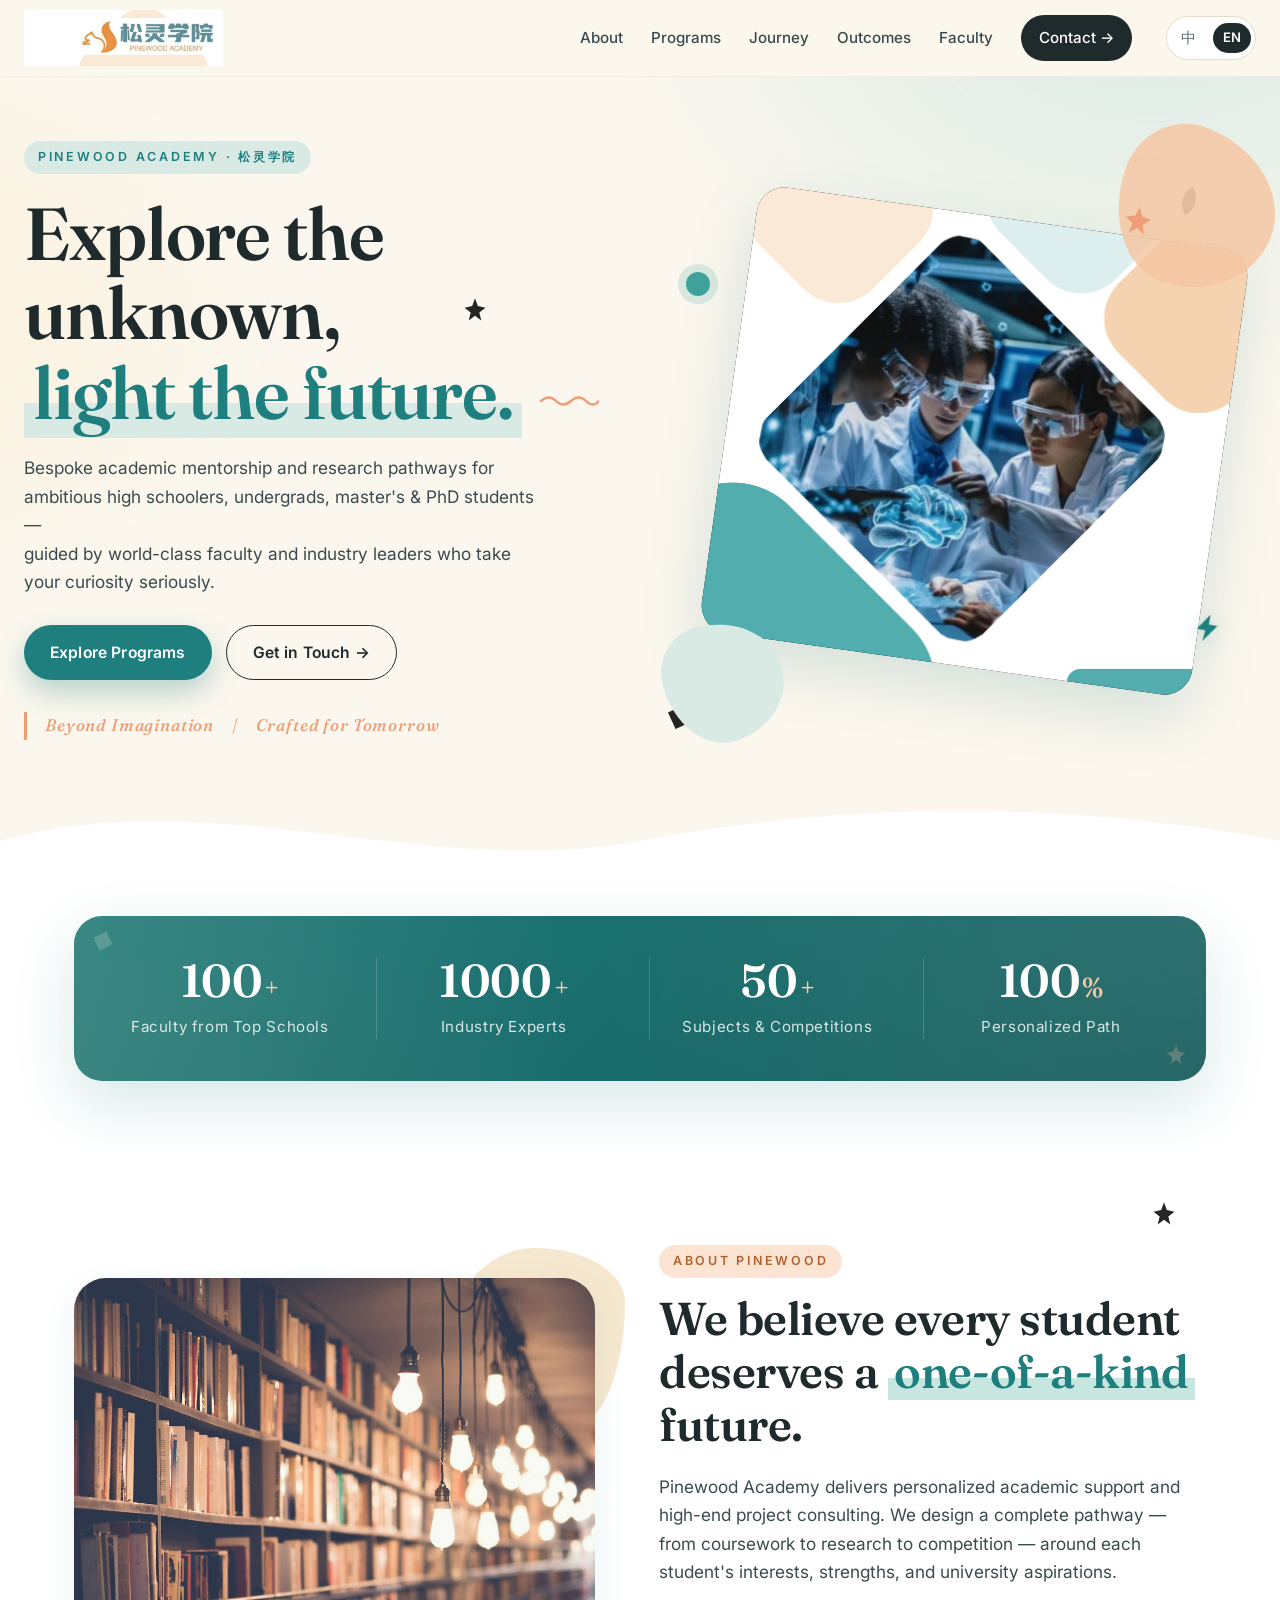
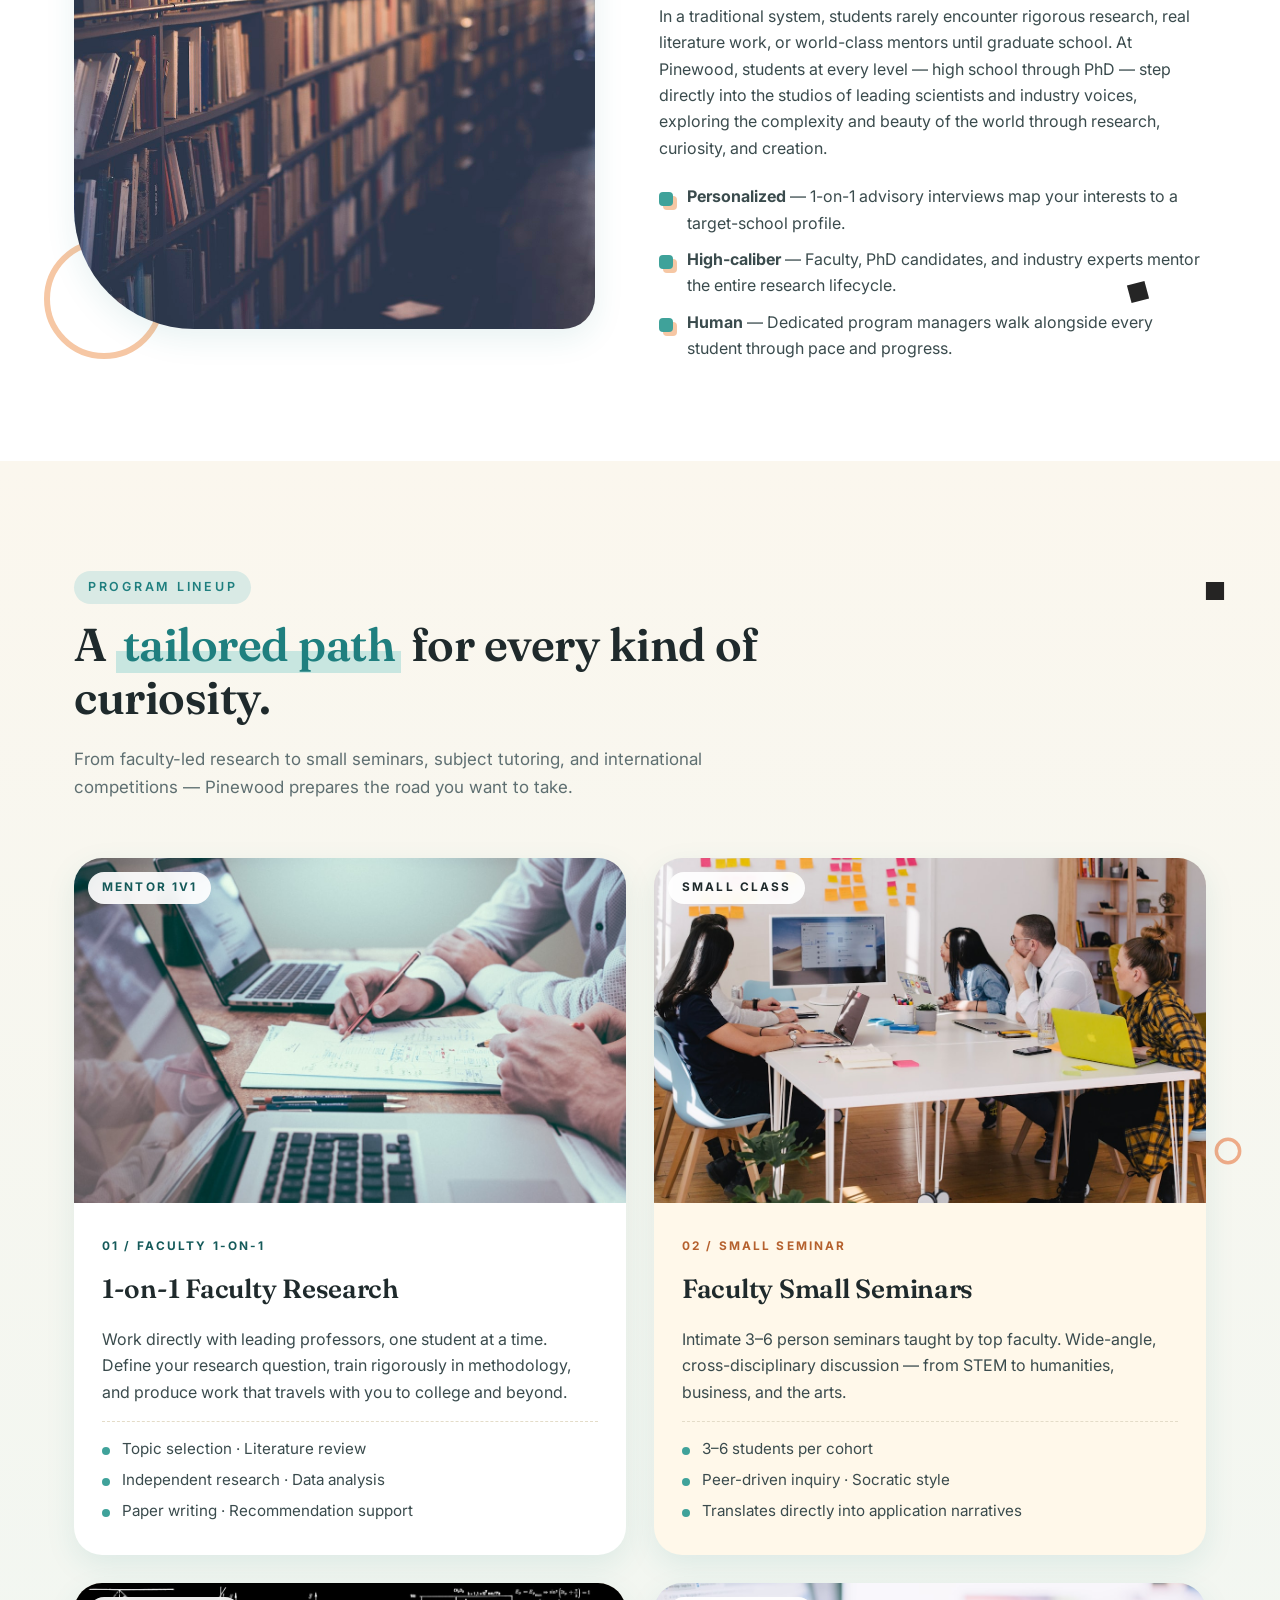
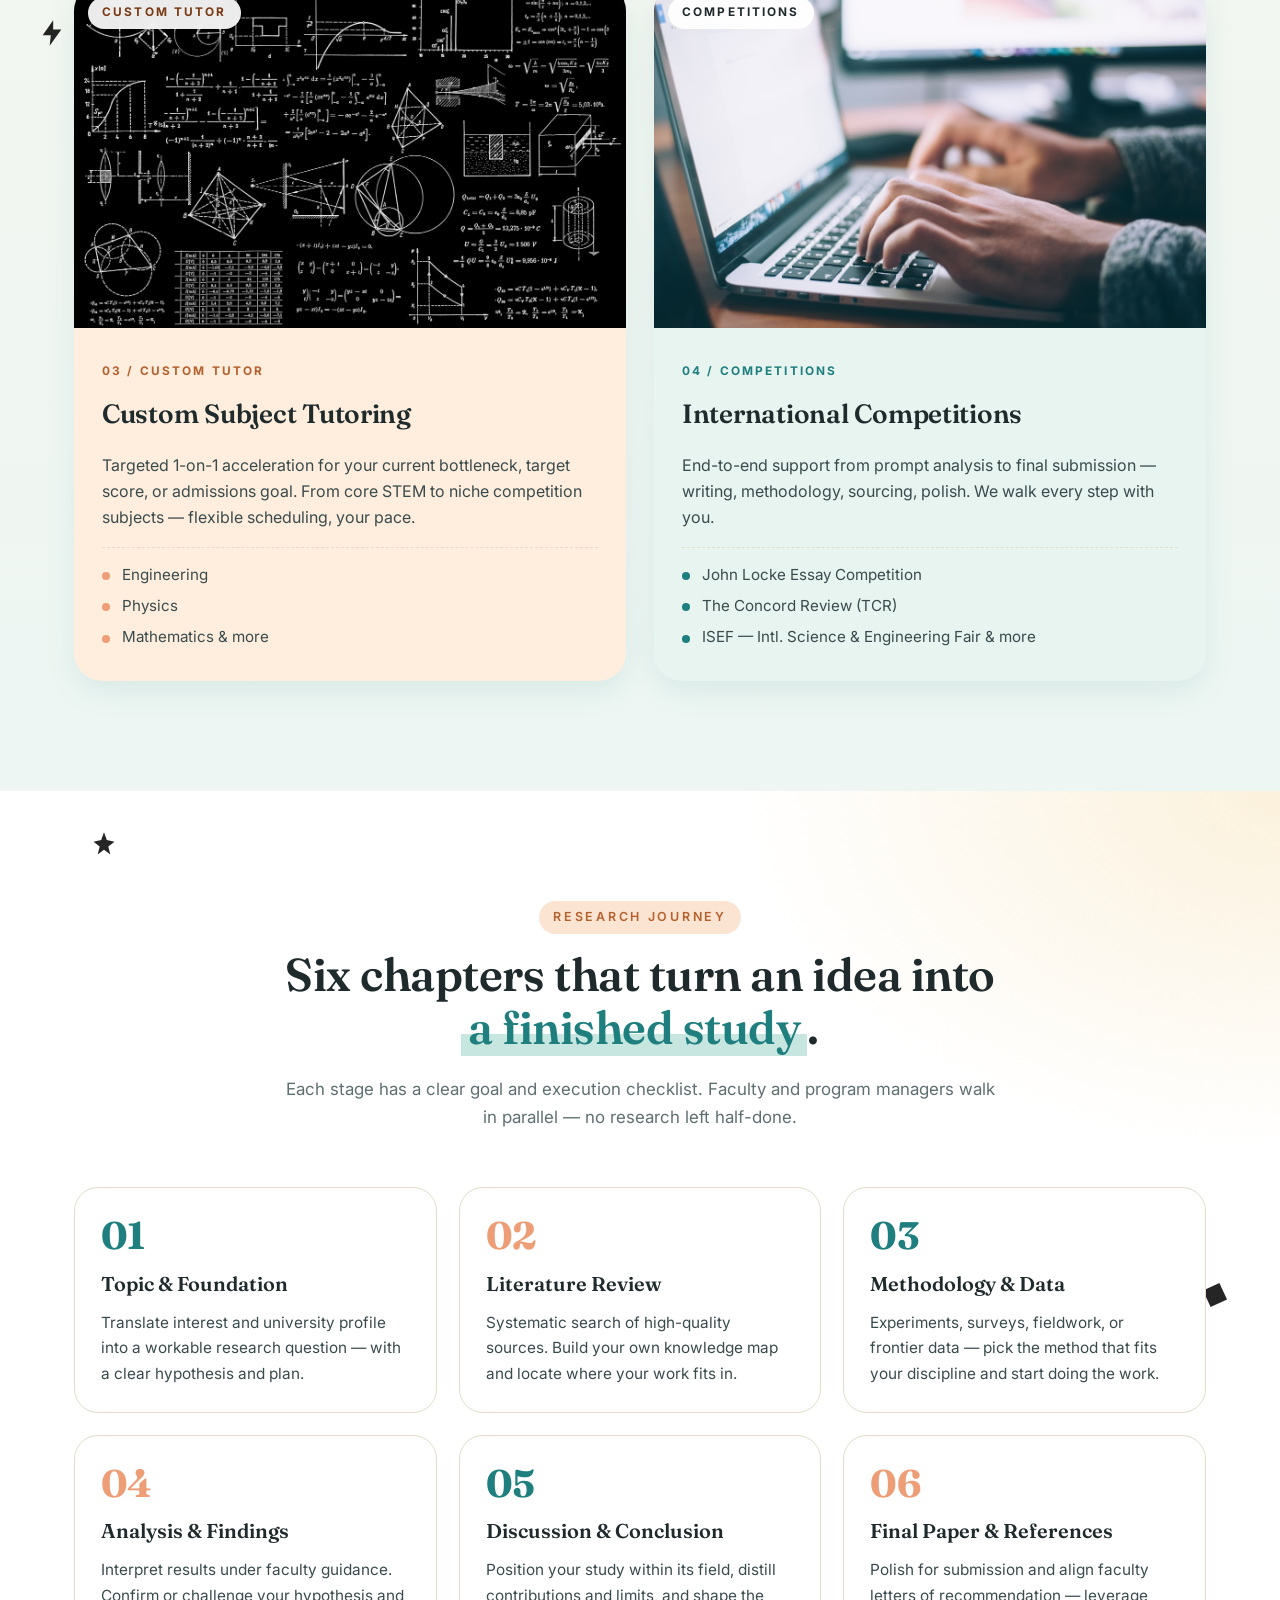
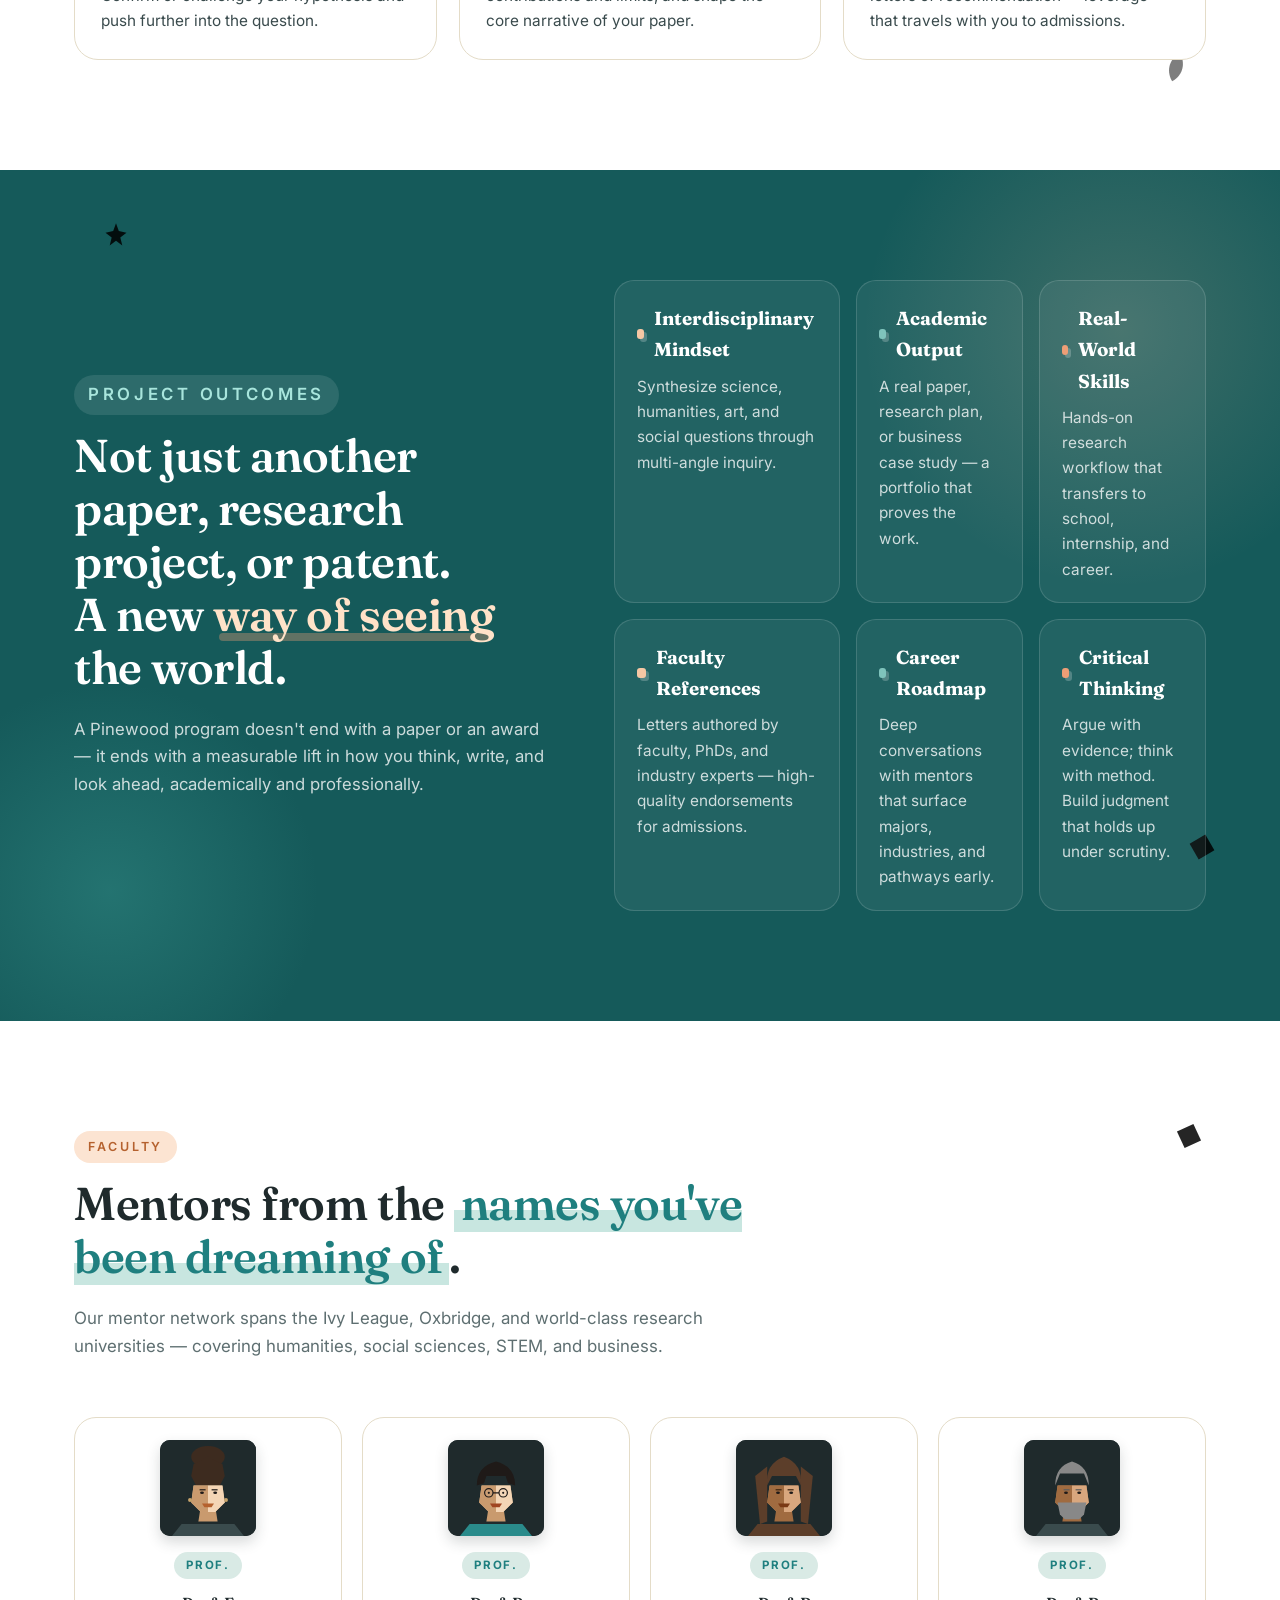
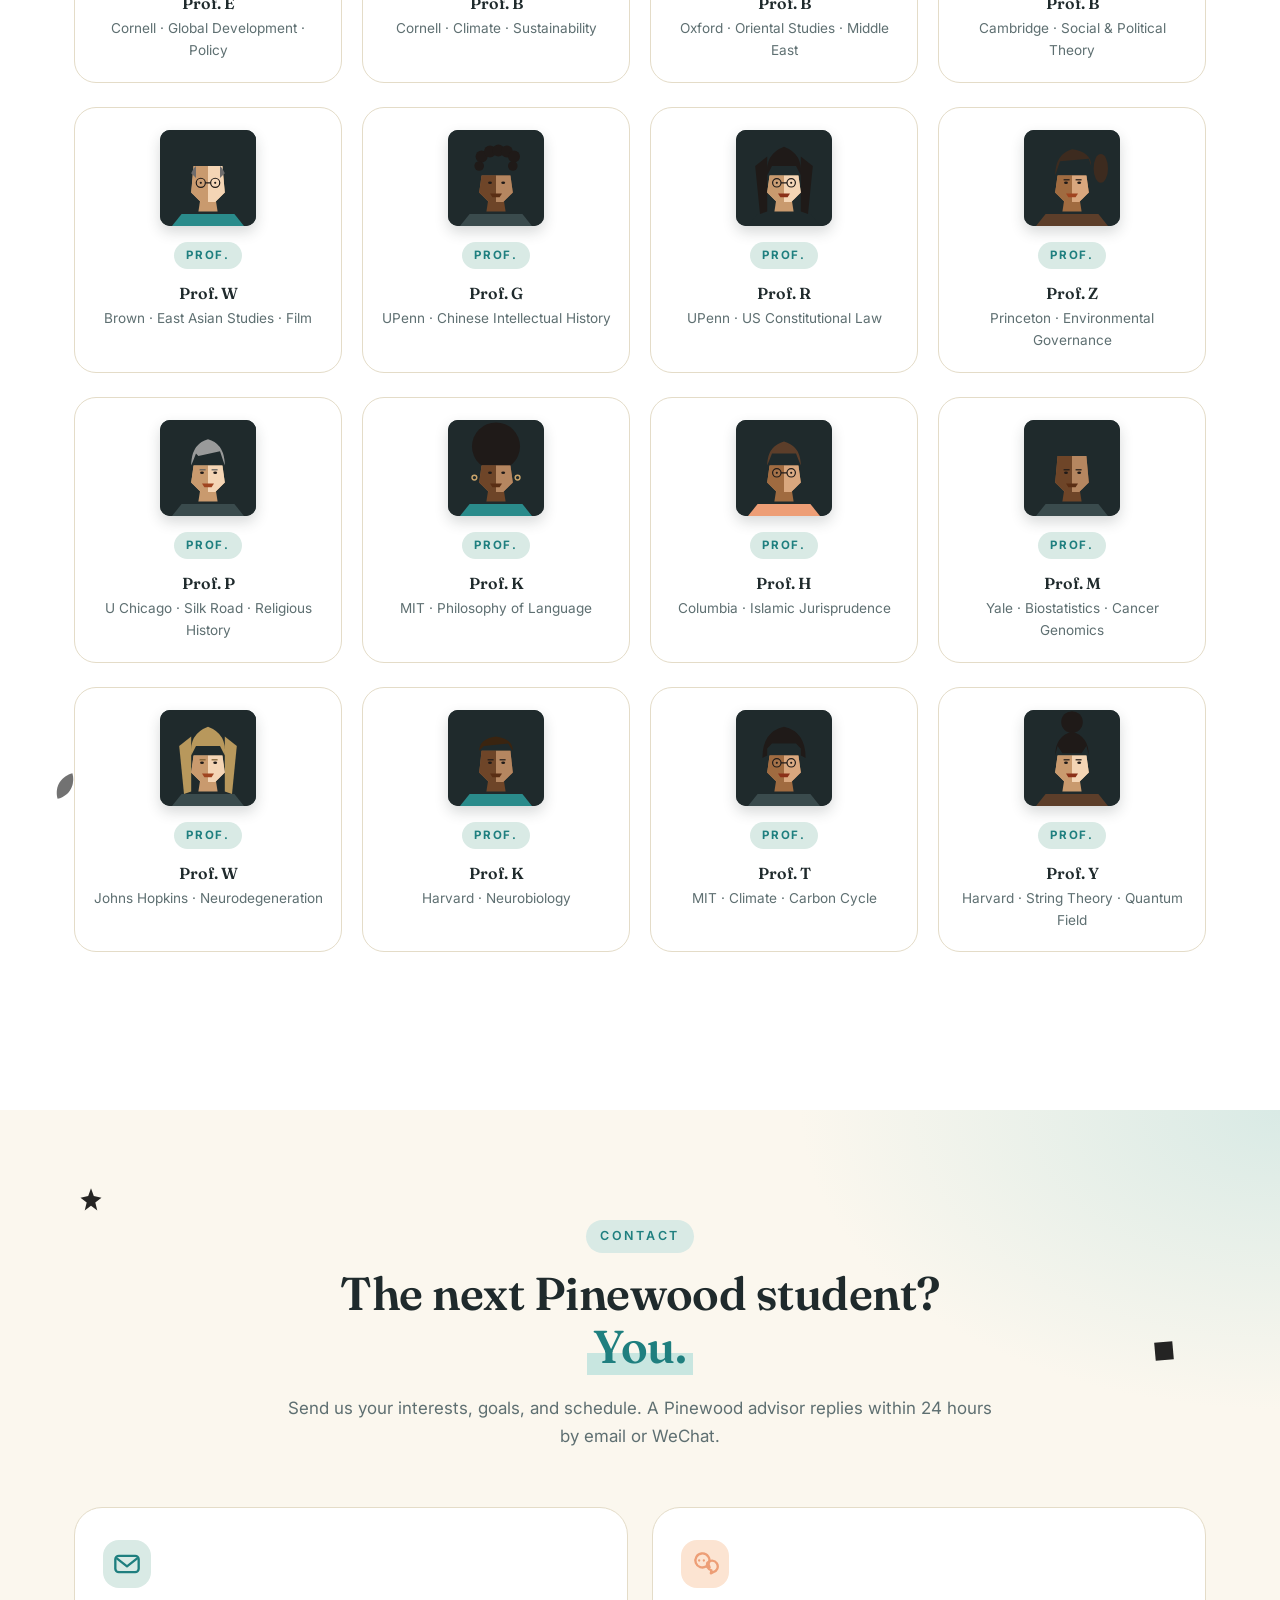
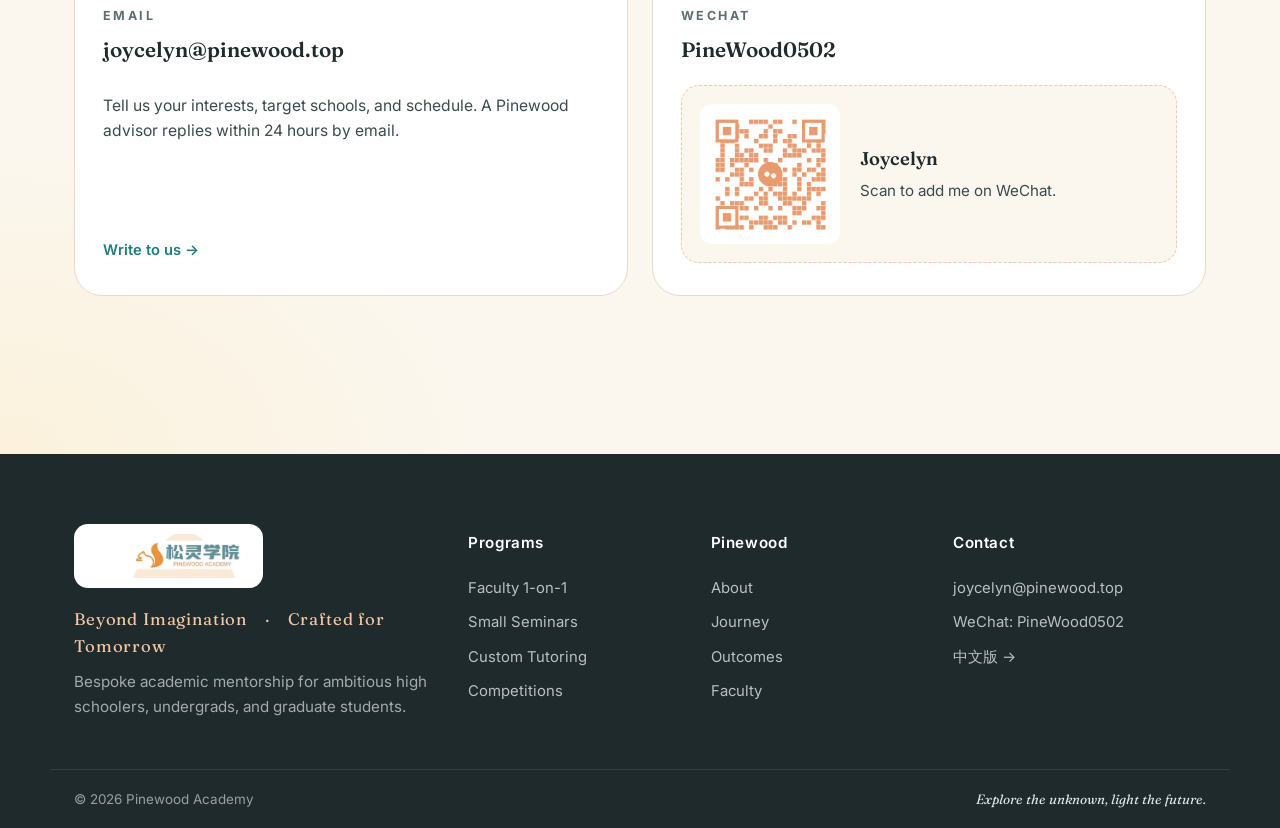
<file: english.html>
<!doctype html>
<html lang="en">
<head>
  <meta charset="utf-8" />
  <meta name="viewport" content="width=device-width, initial-scale=1" />
  <title>Pinewood Academy — Beyond Imagination · Crafted for Tomorrow</title>
  <meta name="description" content="Pinewood Academy offers bespoke academic mentorship for ambitious high schoolers, undergrads, master's, and PhD students: 1-on-1 faculty research, small seminars, custom subject tutoring (Engineering, Physics, Mathematics), and international competitions (John Locke, TCR, ISEF)." />
  <link rel="preconnect" href="https://fonts.googleapis.com">
  <link rel="preconnect" href="https://fonts.gstatic.com" crossorigin>
  <link rel="stylesheet" href="https://fonts.googleapis.com/css2?family=Fraunces:opsz,wght@9..144,400;9..144,500;9..144,600;9..144,700&family=Inter:wght@400;500;600;700&display=swap">
  <link rel="stylesheet" href="styles.css">
</head>
<body class="en">

<!-- shared decorative SVG library -->
<svg width="0" height="0" style="position:absolute" aria-hidden="true">
  <defs>
    <symbol id="dia" viewBox="0 0 24 24"><path d="M12 1 L23 12 L12 23 L1 12 Z"/></symbol>
    <symbol id="star" viewBox="0 0 24 24"><path d="M12 2l2.4 6.5L21 10l-5.3 4.2L17.4 21 12 17 6.6 21l1.7-6.8L3 10l6.6-1.5z"/></symbol>
    <symbol id="ring" viewBox="0 0 24 24"><circle cx="12" cy="12" r="10" fill="none" stroke-width="3"/></symbol>
    <symbol id="squig" viewBox="0 0 60 14"><path d="M2 7 Q 10 0, 17 7 T 32 7 T 47 7 T 60 7" stroke-width="2.4" fill="none" stroke-linecap="round"/></symbol>
    <symbol id="bolt" viewBox="0 0 24 24"><path d="M13 1 L4 14 H11 L10 23 L20 9 H13 Z"/></symbol>
    <symbol id="leaf" viewBox="0 0 24 24"><path d="M3 21 C 3 9, 12 3, 21 3 C 21 12, 15 21, 3 21 Z"/></symbol>

    <!-- Cubist-style mentor portraits (fictional, original geometric faces) -->
    <symbol id="m1" viewBox="0 0 80 80"><rect width="80" height="80" fill="#1F2A2C"/><polygon points="10,80 18,70 62,70 70,80" fill="#3A4B4D"/><ellipse cx="40" cy="14" rx="14" ry="9" fill="#3D2B1F"/><polygon points="26,30 28,20 40,14 52,20 54,30 50,38 30,38" fill="#3D2B1F"/><polygon points="34,55 46,55 48,68 32,68" fill="#C99A6E"/><polygon points="28,38 52,38 54,52 46,60 34,60 26,52" fill="#E0B68A"/><polygon points="40,38 52,38 54,52 46,60 40,60" fill="#F4D5B5"/><polygon points="28,38 40,38 40,60 34,60 26,52" fill="#C99A6E"/><rect x="33" y="41" width="5" height="1" fill="#1F1A18"/><rect x="43" y="41" width="5" height="1" fill="#1F1A18"/><ellipse cx="35" cy="44" rx="1.6" ry="1" fill="#1F1A18"/><ellipse cx="46" cy="44" rx="1.6" ry="1" fill="#1F1A18"/><polygon points="35,53 45,53 43,56 37,56" fill="#B5612E"/><circle cx="25" cy="50" r="1.6" fill="#C9A46B"/><circle cx="55" cy="50" r="1.6" fill="#C9A46B"/></symbol>
    <symbol id="m2" viewBox="0 0 80 80"><rect width="80" height="80" fill="#1F2A2C"/><polygon points="10,80 18,70 62,70 70,80" fill="#2A8B8B"/><polygon points="34,55 46,55 48,68 32,68" fill="#C99A6E"/><polygon points="28,38 52,38 54,52 46,60 34,60 26,52" fill="#E0B68A"/><polygon points="40,38 52,38 54,52 46,60 40,60" fill="#F4D5B5"/><polygon points="28,38 40,38 40,60 34,60 26,52" fill="#C99A6E"/><path d="M24 38 Q 24 22 40 18 Q 56 22 56 38 L 50 36 L 48 30 L 32 30 L 30 36 Z" fill="#1F1A18"/><g stroke="#1F1A18" stroke-width="1" fill="rgba(255,255,255,0.05)"><circle cx="34" cy="44" r="3.5"/><circle cx="46" cy="44" r="3.5"/><line x1="37.5" y1="44" x2="42.5" y2="44"/></g><circle cx="34" cy="44" r="0.9" fill="#1F1A18"/><circle cx="46" cy="44" r="0.9" fill="#1F1A18"/><polygon points="35,53 45,53 43,56 37,56" fill="#A04420"/></symbol>
    <symbol id="m3" viewBox="0 0 80 80"><rect width="80" height="80" fill="#1F2A2C"/><polygon points="10,80 18,70 62,70 70,80" fill="#5C3E2A"/><polygon points="20,70 16,30 26,22 26,68" fill="#5C3E2A"/><polygon points="60,70 64,30 54,22 54,68" fill="#5C3E2A"/><polygon points="34,55 46,55 48,68 32,68" fill="#A06B40"/><polygon points="28,38 52,38 54,52 46,60 34,60 26,52" fill="#C28858"/><polygon points="40,38 52,38 54,52 46,60 40,60" fill="#D9A77E"/><polygon points="28,38 40,38 40,60 34,60 26,52" fill="#A06B40"/><path d="M26 38 Q 24 20 40 14 Q 56 20 54 38 L 50 30 L 30 30 Z" fill="#5C3E2A"/><rect x="33" y="41" width="5" height="1" fill="#3A2410"/><rect x="43" y="41" width="5" height="1" fill="#3A2410"/><ellipse cx="35" cy="44" rx="1.6" ry="1" fill="#1F1A18"/><ellipse cx="46" cy="44" rx="1.6" ry="1" fill="#1F1A18"/><polygon points="35,53 45,53 43,56 37,56" fill="#7A3914"/></symbol>
    <symbol id="m4" viewBox="0 0 80 80"><rect width="80" height="80" fill="#1F2A2C"/><polygon points="10,80 18,70 62,70 70,80" fill="#3A4B4D"/><polygon points="34,55 46,55 48,68 32,68" fill="#A06B40"/><polygon points="28,38 52,38 54,52 46,60 34,60 26,52" fill="#C28858"/><polygon points="40,38 52,38 54,52 46,60 40,60" fill="#D9A77E"/><polygon points="28,38 40,38 40,60 34,60 26,52" fill="#A06B40"/><path d="M26 38 Q 26 22 40 18 Q 54 22 54 38 L 50 28 L 30 28 Z" fill="#888888"/><polygon points="28,52 52,52 50,62 46,66 34,66 30,62" fill="#888888"/><ellipse cx="35" cy="44" rx="1.6" ry="1" fill="#1F1A18"/><ellipse cx="46" cy="44" rx="1.6" ry="1" fill="#1F1A18"/><rect x="33" y="41" width="5" height="1" fill="#5C5C5C"/><rect x="43" y="41" width="5" height="1" fill="#5C5C5C"/></symbol>
    <symbol id="m5" viewBox="0 0 80 80"><rect width="80" height="80" fill="#1F2A2C"/><polygon points="10,80 18,70 62,70 70,80" fill="#2A8B8B"/><polygon points="34,55 46,55 48,68 32,68" fill="#C99A6E"/><polygon points="28,30 52,30 54,52 46,60 34,60 26,52" fill="#E0B68A"/><polygon points="40,30 52,30 54,52 46,60 40,60" fill="#F4D5B5"/><polygon points="28,30 40,30 40,60 34,60 26,52" fill="#C99A6E"/><polygon points="26,36 30,40 30,30 28,32" fill="#6E6C6C"/><polygon points="54,36 50,40 50,30 52,32" fill="#6E6C6C"/><g stroke="#1F1A18" stroke-width="1" fill="rgba(255,255,255,0.05)"><circle cx="34" cy="44" r="3.8"/><circle cx="46" cy="44" r="3.8"/><line x1="37.8" y1="44" x2="42.2" y2="44"/></g><circle cx="34" cy="44" r="0.9" fill="#1F1A18"/><circle cx="46" cy="44" r="0.9" fill="#1F1A18"/></symbol>
    <symbol id="m6" viewBox="0 0 80 80"><rect width="80" height="80" fill="#1F2A2C"/><polygon points="10,80 18,70 62,70 70,80" fill="#3A4B4D"/><polygon points="34,55 46,55 48,68 32,68" fill="#6E4528"/><polygon points="28,38 52,38 54,52 46,60 34,60 26,52" fill="#95643F"/><polygon points="40,38 52,38 54,52 46,60 40,60" fill="#B58660"/><polygon points="28,38 40,38 40,60 34,60 26,52" fill="#6E4528"/><g fill="#1F1A18"><circle cx="28" cy="22" r="5"/><circle cx="35" cy="18" r="5"/><circle cx="42" cy="17" r="5"/><circle cx="49" cy="18" r="5"/><circle cx="55" cy="22" r="5"/><circle cx="26" cy="30" r="4"/><circle cx="54" cy="30" r="4"/></g><ellipse cx="35" cy="44" rx="1.6" ry="1" fill="#1F1A18"/><ellipse cx="46" cy="44" rx="1.6" ry="1" fill="#1F1A18"/><polygon points="35,53 45,53 43,56 37,56" fill="#5A2E14"/></symbol>
    <symbol id="m7" viewBox="0 0 80 80"><rect width="80" height="80" fill="#1F2A2C"/><polygon points="10,80 18,70 62,70 70,80" fill="#1F2A2C"/><polygon points="20,70 16,30 26,22 26,68" fill="#1F1A18"/><polygon points="60,70 64,30 54,22 54,68" fill="#1F1A18"/><polygon points="34,55 46,55 48,68 32,68" fill="#C99A6E"/><polygon points="28,38 52,38 54,52 46,60 34,60 26,52" fill="#E0B68A"/><polygon points="40,38 52,38 54,52 46,60 40,60" fill="#F4D5B5"/><polygon points="28,38 40,38 40,60 34,60 26,52" fill="#C99A6E"/><path d="M26 38 Q 24 20 40 14 Q 56 20 54 38 L 50 30 L 30 30 Z" fill="#1F1A18"/><g stroke="#1F1A18" stroke-width="1" fill="rgba(255,255,255,0.05)"><circle cx="34" cy="44" r="3.5"/><circle cx="46" cy="44" r="3.5"/><line x1="37.5" y1="44" x2="42.5" y2="44"/></g><circle cx="34" cy="44" r="0.9" fill="#1F1A18"/><circle cx="46" cy="44" r="0.9" fill="#1F1A18"/><polygon points="35,53 45,53 43,56 37,56" fill="#8B3018"/></symbol>
    <symbol id="m8" viewBox="0 0 80 80"><rect width="80" height="80" fill="#1F2A2C"/><polygon points="10,80 18,70 62,70 70,80" fill="#5C3E2A"/><ellipse cx="64" cy="32" rx="6" ry="12" fill="#3D2B1F"/><polygon points="34,55 46,55 48,68 32,68" fill="#A06B40"/><polygon points="28,38 52,38 54,52 46,60 34,60 26,52" fill="#C28858"/><polygon points="40,38 52,38 54,52 46,60 40,60" fill="#D9A77E"/><polygon points="28,38 40,38 40,60 34,60 26,52" fill="#A06B40"/><path d="M26 38 Q 26 20 40 16 Q 56 18 56 30 L 54 24 L 30 26 Z" fill="#3D2B1F"/><rect x="33" y="41" width="5" height="1" fill="#1F1A18"/><rect x="43" y="41" width="5" height="1" fill="#1F1A18"/><ellipse cx="35" cy="44" rx="1.6" ry="1" fill="#1F1A18"/><ellipse cx="46" cy="44" rx="1.6" ry="1" fill="#1F1A18"/><polygon points="35,53 45,53 43,56 37,56" fill="#A04420"/></symbol>
    <symbol id="m9" viewBox="0 0 80 80"><rect width="80" height="80" fill="#1F2A2C"/><polygon points="10,80 18,70 62,70 70,80" fill="#3A4B4D"/><polygon points="34,55 46,55 48,68 32,68" fill="#C99A6E"/><polygon points="28,38 52,38 54,52 46,60 34,60 26,52" fill="#E0B68A"/><polygon points="40,38 52,38 54,52 46,60 40,60" fill="#F4D5B5"/><polygon points="28,38 40,38 40,60 34,60 26,52" fill="#C99A6E"/><path d="M26 38 Q 26 20 40 16 Q 54 20 54 38 L 50 26 L 32 30 L 30 28 Z" fill="#999A9A"/><rect x="33" y="41" width="5" height="1" fill="#5C5C5C"/><rect x="43" y="41" width="5" height="1" fill="#5C5C5C"/><ellipse cx="35" cy="44" rx="1.6" ry="1" fill="#1F1A18"/><ellipse cx="46" cy="44" rx="1.6" ry="1" fill="#1F1A18"/><polygon points="35,53 45,53 43,56 37,56" fill="#A04420"/></symbol>
    <symbol id="m10" viewBox="0 0 80 80"><rect width="80" height="80" fill="#1F2A2C"/><polygon points="10,80 18,70 62,70 70,80" fill="#2A8B8B"/><circle cx="40" cy="22" r="20" fill="#1F1A18"/><polygon points="34,55 46,55 48,68 32,68" fill="#6E4528"/><polygon points="28,38 52,38 54,52 46,60 34,60 26,52" fill="#95643F"/><polygon points="40,38 52,38 54,52 46,60 40,60" fill="#B58660"/><polygon points="28,38 40,38 40,60 34,60 26,52" fill="#6E4528"/><ellipse cx="35" cy="44" rx="1.6" ry="1" fill="#1F1A18"/><ellipse cx="46" cy="44" rx="1.6" ry="1" fill="#1F1A18"/><polygon points="35,53 45,53 43,56 37,56" fill="#5A2E14"/><circle cx="22" cy="48" r="2" fill="none" stroke="#C9A46B" stroke-width="1.2"/><circle cx="58" cy="48" r="2" fill="none" stroke="#C9A46B" stroke-width="1.2"/></symbol>
    <symbol id="m11" viewBox="0 0 80 80"><rect width="80" height="80" fill="#1F2A2C"/><polygon points="10,80 18,70 62,70 70,80" fill="#ED9E76"/><polygon points="34,55 46,55 48,68 32,68" fill="#A06B40"/><polygon points="28,38 52,38 54,52 46,60 34,60 26,52" fill="#C28858"/><polygon points="40,38 52,38 54,52 46,60 40,60" fill="#D9A77E"/><polygon points="28,38 40,38 40,60 34,60 26,52" fill="#A06B40"/><path d="M26 38 Q 26 22 40 18 Q 54 22 54 38 L 50 28 L 30 28 Z" fill="#5C3E2A"/><g stroke="#1F1A18" stroke-width="1" fill="rgba(255,255,255,0.05)"><circle cx="34" cy="44" r="3.5"/><circle cx="46" cy="44" r="3.5"/><line x1="37.5" y1="44" x2="42.5" y2="44"/></g><circle cx="34" cy="44" r="0.9" fill="#1F1A18"/><circle cx="46" cy="44" r="0.9" fill="#1F1A18"/></symbol>
    <symbol id="m12" viewBox="0 0 80 80"><rect width="80" height="80" fill="#1F2A2C"/><polygon points="10,80 18,70 62,70 70,80" fill="#3A4B4D"/><polygon points="34,55 46,55 48,68 32,68" fill="#6E4528"/><polygon points="28,30 52,30 54,52 46,60 34,60 26,52" fill="#95643F"/><polygon points="40,30 52,30 54,52 46,60 40,60" fill="#B58660"/><polygon points="28,30 40,30 40,60 34,60 26,52" fill="#6E4528"/><rect x="33" y="41" width="5" height="1" fill="#1F1A18"/><rect x="43" y="41" width="5" height="1" fill="#1F1A18"/><ellipse cx="35" cy="44" rx="1.6" ry="1" fill="#1F1A18"/><ellipse cx="46" cy="44" rx="1.6" ry="1" fill="#1F1A18"/><polygon points="35,53 45,53 43,56 37,56" fill="#5A2E14"/></symbol>
    <symbol id="m13" viewBox="0 0 80 80"><rect width="80" height="80" fill="#1F2A2C"/><polygon points="10,80 18,70 62,70 70,80" fill="#3A4B4D"/><polygon points="20,70 16,30 26,22 26,68" fill="#B8985C"/><polygon points="60,70 64,30 54,22 54,68" fill="#B8985C"/><polygon points="34,55 46,55 48,68 32,68" fill="#C99A6E"/><polygon points="28,38 52,38 54,52 46,60 34,60 26,52" fill="#E0B68A"/><polygon points="40,38 52,38 54,52 46,60 40,60" fill="#F4D5B5"/><polygon points="28,38 40,38 40,60 34,60 26,52" fill="#C99A6E"/><path d="M26 38 Q 24 20 40 14 Q 56 20 54 38 L 50 30 L 30 30 Z" fill="#B8985C"/><rect x="33" y="41" width="5" height="1" fill="#7A5C2E"/><rect x="43" y="41" width="5" height="1" fill="#7A5C2E"/><ellipse cx="35" cy="44" rx="1.6" ry="1" fill="#1F1A18"/><ellipse cx="46" cy="44" rx="1.6" ry="1" fill="#1F1A18"/><polygon points="35,53 45,53 43,56 37,56" fill="#A04420"/></symbol>
    <symbol id="m14" viewBox="0 0 80 80"><rect width="80" height="80" fill="#1F2A2C"/><polygon points="10,80 18,70 62,70 70,80" fill="#2A8B8B"/><polygon points="34,55 46,55 48,68 32,68" fill="#6E4528"/><polygon points="28,34 52,34 54,52 46,60 34,60 26,52" fill="#95643F"/><polygon points="40,34 52,34 54,52 46,60 40,60" fill="#B58660"/><polygon points="28,34 40,34 40,60 34,60 26,52" fill="#6E4528"/><path d="M26 34 Q 26 24 40 22 Q 54 24 54 34 L 50 28 L 30 30 Z" fill="#3A2410"/><rect x="33" y="41" width="5" height="1" fill="#1F1A18"/><rect x="43" y="41" width="5" height="1" fill="#1F1A18"/><ellipse cx="35" cy="44" rx="1.6" ry="1" fill="#1F1A18"/><ellipse cx="46" cy="44" rx="1.6" ry="1" fill="#1F1A18"/><polygon points="35,53 45,53 43,56 37,56" fill="#5A2E14"/></symbol>
    <symbol id="m15" viewBox="0 0 80 80"><rect width="80" height="80" fill="#1F2A2C"/><polygon points="10,80 18,70 62,70 70,80" fill="#3A4B4D"/><polygon points="34,55 46,55 48,68 32,68" fill="#A06B40"/><polygon points="28,38 52,38 54,52 46,60 34,60 26,52" fill="#C28858"/><polygon points="40,38 52,38 54,52 46,60 40,60" fill="#D9A77E"/><polygon points="28,38 40,38 40,60 34,60 26,52" fill="#A06B40"/><path d="M22 40 Q 22 18 40 14 Q 58 18 58 40 L 54 38 L 54 32 L 50 28 L 30 28 L 26 32 L 26 38 Z" fill="#1F1A18"/><g stroke="#1F1A18" stroke-width="1" fill="rgba(255,255,255,0.05)"><circle cx="34" cy="44" r="3.5"/><circle cx="46" cy="44" r="3.5"/><line x1="37.5" y1="44" x2="42.5" y2="44"/></g><circle cx="34" cy="44" r="0.9" fill="#1F1A18"/><circle cx="46" cy="44" r="0.9" fill="#1F1A18"/><polygon points="35,53 45,53 43,56 37,56" fill="#8B3018"/></symbol>
    <symbol id="m16" viewBox="0 0 80 80"><rect width="80" height="80" fill="#1F2A2C"/><polygon points="10,80 18,70 62,70 70,80" fill="#5C3E2A"/><circle cx="40" cy="10" r="9" fill="#1F1A18"/><polygon points="34,55 46,55 48,68 32,68" fill="#C99A6E"/><polygon points="28,38 52,38 54,52 46,60 34,60 26,52" fill="#E0B68A"/><polygon points="40,38 52,38 54,52 46,60 40,60" fill="#F4D5B5"/><polygon points="28,38 40,38 40,60 34,60 26,52" fill="#C99A6E"/><path d="M26 38 Q 26 22 40 18 Q 54 22 54 38 L 52 30 L 48 36 L 32 36 L 28 30 Z" fill="#1F1A18"/><rect x="33" y="41" width="5" height="1" fill="#1F1A18"/><rect x="43" y="41" width="5" height="1" fill="#1F1A18"/><ellipse cx="35" cy="44" rx="1.6" ry="1" fill="#1F1A18"/><ellipse cx="46" cy="44" rx="1.6" ry="1" fill="#1F1A18"/><polygon points="35,53 45,53 43,56 37,56" fill="#8B3018"/></symbol>
  </defs>
</svg>

<!-- ============== NAV ============== -->
<header class="nav" id="nav">
  <div class="nav__inner">
    <a href="#top" class="nav__logo" aria-label="Pinewood Academy">
      <img src="assets/logo-original.png" alt="Pinewood Academy" />
    </a>
    <nav class="nav__links" aria-label="Main navigation">
      <a href="#about">About</a>
      <a href="#programs">Programs</a>
      <a href="#process">Journey</a>
      <a href="#outcomes">Outcomes</a>
      <a href="#faculty">Faculty</a>
      <a href="#contact" class="nav__cta">Contact →</a>
      <div class="lang">
        <a href="index.html" class="lang__alt">中</a>
        <span class="lang__cur">EN</span>
      </div>
    </nav>
    <button class="nav__burger" aria-label="Menu" aria-controls="mobileMenu" aria-expanded="false">
      <span></span><span></span><span></span>
    </button>
  </div>
  <nav class="nav__mobile" id="mobileMenu" hidden>
    <a href="#about">About</a>
    <a href="#programs">Programs</a>
    <a href="#process">Journey</a>
    <a href="#outcomes">Outcomes</a>
    <a href="#faculty">Faculty</a>
    <a href="#contact" class="nav__cta">Contact</a>
    <a href="index.html" class="lang-m">中文版 →</a>
  </nav>
</header>

<a id="top"></a>

<!-- ============== HERO ============== -->
<section class="hero">
  <svg class="sc sc-1" aria-hidden="true"><use href="#dia"/></svg>
  <svg class="sc sc-2" aria-hidden="true"><use href="#star"/></svg>
  <svg class="sc sc-4" aria-hidden="true"><use href="#dia"/></svg>
  <svg class="sc sc-5" aria-hidden="true"><use href="#leaf"/></svg>

  <div class="hero__inner">
    <div class="hero__copy">
      <p class="eyebrow">Pinewood Academy · 松灵学院</p>
      <h1 class="hero__title">
        Explore the unknown,<br/>
        <span class="hero__highlight">light the future.</span>
        <svg class="hl-squig" aria-hidden="true"><use href="#squig"/></svg>
      </h1>
      <p class="hero__sub">
        Bespoke academic mentorship and research pathways for ambitious high schoolers, undergrads, master's &amp; PhD students —<br/>
        guided by world-class faculty and industry leaders who take your curiosity seriously.
      </p>
      <div class="hero__cta">
        <a href="#programs" class="btn btn--primary">Explore Programs</a>
        <a href="#contact" class="btn btn--ghost">Get in Touch →</a>
      </div>
      <div class="hero__tag">Beyond Imagination　|　Crafted for Tomorrow</div>
    </div>

    <div class="hero__media">
      <div class="hero__diamond">
        <img src="assets/hero-science.png" alt="Pinewood students exploring a research lab" />
      </div>
      <span class="shape shape--blob blob-1" aria-hidden="true"></span>
      <span class="shape shape--blob blob-2" aria-hidden="true"></span>
      <span class="shape shape--circle circle-1" aria-hidden="true"></span>
      <svg class="shape shape--star" aria-hidden="true" viewBox="0 0 24 24"><path d="M12 2l2.4 6.5L21 10l-5.3 4.2L17.4 21 12 17 6.6 21l1.7-6.8L3 10l6.6-1.5z"/></svg>
      <svg class="shape shape--bolt" aria-hidden="true"><use href="#bolt"/></svg>
    </div>
  </div>

  <svg class="hero__wave" viewBox="0 0 1440 80" preserveAspectRatio="none" aria-hidden="true">
    <path d="M0 60 C 240 0, 480 100, 720 60 S 1200 20, 1440 60 L1440 80 L0 80 Z" />
  </svg>
</section>

<!-- ============== STATS BAND ============== -->
<section class="stats">
  <div class="container">
    <div class="stats__grid">
      <svg class="stats__deco s-d-1" aria-hidden="true"><use href="#dia"/></svg>
      <svg class="stats__deco s-d-2" aria-hidden="true"><use href="#star"/></svg>

      <div class="stat">
        <div class="stat__num">100<span>+</span></div>
        <div class="stat__lbl">Faculty from Top Schools</div>
      </div>
      <div class="stat">
        <div class="stat__num">1000<span>+</span></div>
        <div class="stat__lbl">Industry Experts</div>
      </div>
      <div class="stat">
        <div class="stat__num">50<span>+</span></div>
        <div class="stat__lbl">Subjects &amp; Competitions</div>
      </div>
      <div class="stat">
        <div class="stat__num">100<span>%</span></div>
        <div class="stat__lbl">Personalized Path</div>
      </div>
    </div>
  </div>
</section>

<!-- ============== ABOUT ============== -->
<section class="about" id="about">
  <svg class="sc sc-6" aria-hidden="true"><use href="#star"/></svg>
  <svg class="sc sc-7" aria-hidden="true"><use href="#dia"/></svg>
  <svg class="sc sc-8" aria-hidden="true"><use href="#squig"/></svg>

  <div class="container about__grid">
    <div class="about__media">
      <img src="assets/about-photo.jpg" alt="Pinewood Academy academic environment" class="about__photo" />
      <span class="shape shape--blob blob-3" aria-hidden="true"></span>
      <span class="shape shape--ring ring-1" aria-hidden="true"></span>
    </div>
    <div class="about__copy">
      <p class="eyebrow eyebrow--peach">About Pinewood</p>
      <h2 class="h2">We believe every student deserves a <span class="u-mark">one-of-a-kind</span> future.</h2>
      <p class="lead">
        Pinewood Academy delivers personalized academic support and high-end project consulting.
        We design a complete pathway — from coursework to research to competition — around each
        student's interests, strengths, and university aspirations.
      </p>
      <p>
        In a traditional system, students rarely encounter rigorous research, real literature work,
        or world-class mentors until graduate school. At Pinewood, students at every level —
        high school through PhD — step directly into the studios of leading scientists and industry
        voices, exploring the complexity and beauty of the world through research, curiosity, and creation.
      </p>
      <ul class="about__bullets">
        <li><strong>Personalized</strong> — 1-on-1 advisory interviews map your interests to a target-school profile.</li>
        <li><strong>High-caliber</strong> — Faculty, PhD candidates, and industry experts mentor the entire research lifecycle.</li>
        <li><strong>Human</strong> — Dedicated program managers walk alongside every student through pace and progress.</li>
      </ul>
    </div>
  </div>
</section>

<!-- ============== PROGRAMS ============== -->
<section class="programs" id="programs">
  <svg class="sc sc-9" aria-hidden="true"><use href="#dia"/></svg>
  <svg class="sc sc-10" aria-hidden="true"><use href="#bolt"/></svg>
  <svg class="sc sc-11" aria-hidden="true"><use href="#ring"/></svg>

  <div class="container">
    <header class="section-head">
      <p class="eyebrow">Program Lineup</p>
      <h2 class="h2">A <span class="u-mark">tailored path</span> for every kind of curiosity.</h2>
      <p class="section-head__sub">
        From faculty-led research to small seminars, subject tutoring, and international competitions —
        Pinewood prepares the road you want to take.
      </p>
    </header>

    <div class="programs__grid">
      <article class="card card--teal">
        <div class="card__media">
          <img src="assets/p-1v1.jpg" alt="One-on-one faculty mentorship" loading="lazy"/>
          <div class="card__chip">Mentor 1v1</div>
        </div>
        <div class="card__body">
          <span class="card__tag">01 / Faculty 1-on-1</span>
          <h3 class="card__title">1-on-1 Faculty Research</h3>
          <p>
            Work directly with leading professors, one student at a time. Define your research question,
            train rigorously in methodology, and produce work that travels with you to college and beyond.
          </p>
          <ul class="card__points">
            <li>Topic selection · Literature review</li>
            <li>Independent research · Data analysis</li>
            <li>Paper writing · Recommendation support</li>
          </ul>
        </div>
      </article>

      <article class="card card--cream">
        <div class="card__media">
          <img src="assets/p-class.jpg" alt="Small faculty-led seminar" loading="lazy"/>
          <div class="card__chip">Small Class</div>
        </div>
        <div class="card__body">
          <span class="card__tag">02 / Small Seminar</span>
          <h3 class="card__title">Faculty Small Seminars</h3>
          <p>
            Intimate 3–6 person seminars taught by top faculty. Wide-angle, cross-disciplinary discussion —
            from STEM to humanities, business, and the arts.
          </p>
          <ul class="card__points">
            <li>3–6 students per cohort</li>
            <li>Peer-driven inquiry · Socratic style</li>
            <li>Translates directly into application narratives</li>
          </ul>
        </div>
      </article>

      <article class="card card--peach">
        <div class="card__media">
          <img src="assets/p-tutor.jpg" alt="Custom subject tutoring" loading="lazy"/>
          <div class="card__chip">Custom Tutor</div>
        </div>
        <div class="card__body">
          <span class="card__tag">03 / Custom Tutor</span>
          <h3 class="card__title">Custom Subject Tutoring</h3>
          <p>
            Targeted 1-on-1 acceleration for your current bottleneck, target score, or admissions goal.
            From core STEM to niche competition subjects — flexible scheduling, your pace.
          </p>
          <ul class="card__points">
            <li>Engineering</li>
            <li>Physics</li>
            <li>Mathematics &amp; more</li>
          </ul>
        </div>
      </article>

      <article class="card card--mint">
        <div class="card__media">
          <img src="assets/p-essay.jpg" alt="International essay competitions" loading="lazy"/>
          <div class="card__chip">Competitions</div>
        </div>
        <div class="card__body">
          <span class="card__tag">04 / Competitions</span>
          <h3 class="card__title">International Competitions</h3>
          <p>
            End-to-end support from prompt analysis to final submission — writing, methodology, sourcing,
            polish. We walk every step with you.
          </p>
          <ul class="card__points">
            <li>John Locke Essay Competition</li>
            <li>The Concord Review (TCR)</li>
            <li>ISEF — Intl. Science &amp; Engineering Fair &amp; more</li>
          </ul>
        </div>
      </article>
    </div>
  </div>
</section>

<!-- ============== PROCESS ============== -->
<section class="process" id="process">
  <svg class="sc sc-12" aria-hidden="true"><use href="#star"/></svg>
  <svg class="sc sc-13" aria-hidden="true"><use href="#leaf"/></svg>
  <svg class="sc sc-14" aria-hidden="true"><use href="#dia"/></svg>

  <div class="container">
    <header class="section-head section-head--center">
      <p class="eyebrow eyebrow--peach">Research Journey</p>
      <h2 class="h2">Six chapters that turn an idea into <span class="u-mark">a finished study</span>.</h2>
      <p class="section-head__sub">
        Each stage has a clear goal and execution checklist. Faculty and program managers walk in
        parallel — no research left half-done.
      </p>
    </header>

    <ol class="steps">
      <li class="step">
        <span class="step__num">01</span>
        <h4>Topic &amp; Foundation</h4>
        <p>Translate interest and university profile into a workable research question — with a clear hypothesis and plan.</p>
      </li>
      <li class="step">
        <span class="step__num">02</span>
        <h4>Literature Review</h4>
        <p>Systematic search of high-quality sources. Build your own knowledge map and locate where your work fits in.</p>
      </li>
      <li class="step">
        <span class="step__num">03</span>
        <h4>Methodology &amp; Data</h4>
        <p>Experiments, surveys, fieldwork, or frontier data — pick the method that fits your discipline and start doing the work.</p>
      </li>
      <li class="step">
        <span class="step__num">04</span>
        <h4>Analysis &amp; Findings</h4>
        <p>Interpret results under faculty guidance. Confirm or challenge your hypothesis and push further into the question.</p>
      </li>
      <li class="step">
        <span class="step__num">05</span>
        <h4>Discussion &amp; Conclusion</h4>
        <p>Position your study within its field, distill contributions and limits, and shape the core narrative of your paper.</p>
      </li>
      <li class="step">
        <span class="step__num">06</span>
        <h4>Final Paper &amp; References</h4>
        <p>Polish for submission and align faculty letters of recommendation — leverage that travels with you to admissions.</p>
      </li>
    </ol>
  </div>
</section>

<!-- ============== OUTCOMES (6 cards 3x2) ============== -->
<section class="outcomes" id="outcomes">
  <svg class="sc sc-15" aria-hidden="true"><use href="#star"/></svg>
  <svg class="sc sc-16" aria-hidden="true"><use href="#dia"/></svg>

  <div class="container outcomes__grid">
    <div class="outcomes__intro">
      <p class="eyebrow">Project Outcomes</p>
      <h2 class="h2">Not just another paper, research project, or patent.<br/>A new <span class="u-mark-light">way of seeing</span> the world.</h2>
      <p>
        A Pinewood program doesn't end with a paper or an award — it ends with a measurable lift
        in how you think, write, and look ahead, academically and professionally.
      </p>
    </div>

    <div class="outcomes__cards">
      <div class="oc"><h4>Interdisciplinary Mindset</h4><p>Synthesize science, humanities, art, and social questions through multi-angle inquiry.</p></div>
      <div class="oc"><h4>Academic Output</h4><p>A real paper, research plan, or business case study — a portfolio that proves the work.</p></div>
      <div class="oc"><h4>Real-World Skills</h4><p>Hands-on research workflow that transfers to school, internship, and career.</p></div>
      <div class="oc"><h4>Faculty References</h4><p>Letters authored by faculty, PhDs, and industry experts — high-quality endorsements for admissions.</p></div>
      <div class="oc"><h4>Career Roadmap</h4><p>Deep conversations with mentors that surface majors, industries, and pathways early.</p></div>
      <div class="oc"><h4>Critical Thinking</h4><p>Argue with evidence; think with method. Build judgment that holds up under scrutiny.</p></div>
    </div>
  </div>
</section>

<!-- ============== FACULTY ============== -->
<section class="faculty" id="faculty">
  <svg class="sc sc-17" aria-hidden="true"><use href="#dia"/></svg>
  <svg class="sc sc-18" aria-hidden="true"><use href="#leaf"/></svg>

  <div class="container">
    <header class="section-head">
      <p class="eyebrow eyebrow--peach">Faculty</p>
      <h2 class="h2">Mentors from the <span class="u-mark">names you've been dreaming of</span>.</h2>
      <p class="section-head__sub">
        Our mentor network spans the Ivy League, Oxbridge, and world-class research universities —
        covering humanities, social sciences, STEM, and business.
      </p>
    </header>

    <div class="mentors-grid">
      <article class="mentor"><div class="mentor__ava"><svg viewBox="0 0 80 80"><use href="#m1"/></svg></div><span class="mentor__role">Prof.</span><h4 class="mentor__school">Prof. E</h4><p class="mentor__field">Cornell · Global Development · Policy</p></article>
      <article class="mentor"><div class="mentor__ava"><svg viewBox="0 0 80 80"><use href="#m2"/></svg></div><span class="mentor__role">Prof.</span><h4 class="mentor__school">Prof. B</h4><p class="mentor__field">Cornell · Climate · Sustainability</p></article>
      <article class="mentor"><div class="mentor__ava"><svg viewBox="0 0 80 80"><use href="#m3"/></svg></div><span class="mentor__role">Prof.</span><h4 class="mentor__school">Prof. B</h4><p class="mentor__field">Oxford · Oriental Studies · Middle East</p></article>
      <article class="mentor"><div class="mentor__ava"><svg viewBox="0 0 80 80"><use href="#m4"/></svg></div><span class="mentor__role">Prof.</span><h4 class="mentor__school">Prof. B</h4><p class="mentor__field">Cambridge · Social &amp; Political Theory</p></article>
      <article class="mentor"><div class="mentor__ava"><svg viewBox="0 0 80 80"><use href="#m5"/></svg></div><span class="mentor__role">Prof.</span><h4 class="mentor__school">Prof. W</h4><p class="mentor__field">Brown · East Asian Studies · Film</p></article>
      <article class="mentor"><div class="mentor__ava"><svg viewBox="0 0 80 80"><use href="#m6"/></svg></div><span class="mentor__role">Prof.</span><h4 class="mentor__school">Prof. G</h4><p class="mentor__field">UPenn · Chinese Intellectual History</p></article>
      <article class="mentor"><div class="mentor__ava"><svg viewBox="0 0 80 80"><use href="#m7"/></svg></div><span class="mentor__role">Prof.</span><h4 class="mentor__school">Prof. R</h4><p class="mentor__field">UPenn · US Constitutional Law</p></article>
      <article class="mentor"><div class="mentor__ava"><svg viewBox="0 0 80 80"><use href="#m8"/></svg></div><span class="mentor__role">Prof.</span><h4 class="mentor__school">Prof. Z</h4><p class="mentor__field">Princeton · Environmental Governance</p></article>
      <article class="mentor"><div class="mentor__ava"><svg viewBox="0 0 80 80"><use href="#m9"/></svg></div><span class="mentor__role">Prof.</span><h4 class="mentor__school">Prof. P</h4><p class="mentor__field">U Chicago · Silk Road · Religious History</p></article>
      <article class="mentor"><div class="mentor__ava"><svg viewBox="0 0 80 80"><use href="#m10"/></svg></div><span class="mentor__role">Prof.</span><h4 class="mentor__school">Prof. K</h4><p class="mentor__field">MIT · Philosophy of Language</p></article>
      <article class="mentor"><div class="mentor__ava"><svg viewBox="0 0 80 80"><use href="#m11"/></svg></div><span class="mentor__role">Prof.</span><h4 class="mentor__school">Prof. H</h4><p class="mentor__field">Columbia · Islamic Jurisprudence</p></article>
      <article class="mentor"><div class="mentor__ava"><svg viewBox="0 0 80 80"><use href="#m12"/></svg></div><span class="mentor__role">Prof.</span><h4 class="mentor__school">Prof. M</h4><p class="mentor__field">Yale · Biostatistics · Cancer Genomics</p></article>
      <article class="mentor"><div class="mentor__ava"><svg viewBox="0 0 80 80"><use href="#m13"/></svg></div><span class="mentor__role">Prof.</span><h4 class="mentor__school">Prof. W</h4><p class="mentor__field">Johns Hopkins · Neurodegeneration</p></article>
      <article class="mentor"><div class="mentor__ava"><svg viewBox="0 0 80 80"><use href="#m14"/></svg></div><span class="mentor__role">Prof.</span><h4 class="mentor__school">Prof. K</h4><p class="mentor__field">Harvard · Neurobiology</p></article>
      <article class="mentor"><div class="mentor__ava"><svg viewBox="0 0 80 80"><use href="#m15"/></svg></div><span class="mentor__role">Prof.</span><h4 class="mentor__school">Prof. T</h4><p class="mentor__field">MIT · Climate · Carbon Cycle</p></article>
      <article class="mentor"><div class="mentor__ava"><svg viewBox="0 0 80 80"><use href="#m16"/></svg></div><span class="mentor__role">Prof.</span><h4 class="mentor__school">Prof. Y</h4><p class="mentor__field">Harvard · String Theory · Quantum Field</p></article>
    </div>
  </div>
</section>

<!-- ============== CONTACT ============== -->
<section class="contact" id="contact">
  <svg class="sc sc-19" aria-hidden="true"><use href="#star"/></svg>
  <svg class="sc sc-20" aria-hidden="true"><use href="#dia"/></svg>
  <svg class="sc sc-21" aria-hidden="true"><use href="#ring"/></svg>

  <div class="container">
    <header class="section-head section-head--center">
      <p class="eyebrow">Contact</p>
      <h2 class="h2">The next Pinewood student?<br/><span class="u-mark">You.</span></h2>
      <p class="section-head__sub">
        Send us your interests, goals, and schedule. A Pinewood advisor replies within 24 hours
        by email or WeChat.
      </p>
    </header>

    <div class="contact__layout">
      <a class="cc cc--email cc--lg" href="mailto:joycelyn@pinewood.top">
        <svg viewBox="0 0 24 24" class="cc__ico" aria-hidden="true">
          <rect x="2" y="5" width="20" height="14" rx="3" fill="none" stroke="currentColor" stroke-width="2"/>
          <path d="M3 7 L12 14 L21 7" fill="none" stroke="currentColor" stroke-width="2" stroke-linejoin="round"/>
        </svg>
        <span class="cc__lbl">Email</span>
        <span class="cc__val">joycelyn@pinewood.top</span>
        <p class="cc__desc">Tell us your interests, target schools, and schedule. A Pinewood advisor replies within 24 hours by email.</p>
        <span class="cc__cta">Write to us →</span>
      </a>

      <div class="cc cc--wechat cc--lg">
        <svg viewBox="0 0 24 24" class="cc__ico" aria-hidden="true">
          <path d="M9 3a6 6 0 1 0 4 11l3 1-1-3a6 6 0 0 0-6-9z" fill="none" stroke="currentColor" stroke-width="2" stroke-linejoin="round"/>
          <circle cx="7" cy="9" r="1" fill="currentColor"/><circle cx="11" cy="9" r="1" fill="currentColor"/>
          <path d="M14 11a5 5 0 1 1 5 8l-2 1 .5-2.5A5 5 0 0 1 14 11z" fill="none" stroke="currentColor" stroke-width="2" stroke-linejoin="round"/>
        </svg>
        <span class="cc__lbl">WeChat</span>
        <span class="cc__val">PineWood0502</span>
        <div class="cc__qr">
          <div class="cc__qr-img">
            <img src="assets/wechat-qr.png" alt="Pinewood Academy WeChat QR" onerror="this.style.display='none'; this.parentNode.classList.add('cc__qr-placeholder')" />
          </div>
          <div class="cc__qr-hint">
            <strong>Joycelyn</strong>
            <span>Scan to add me on WeChat.</span>
          </div>
        </div>
      </div>
    </div>
  </div>
</section>

<!-- ============== FOOTER ============== -->
<footer class="footer">
  <div class="container footer__grid">
    <div class="footer__brand">
      <img src="assets/logo-original.png" alt="Pinewood Academy logo" />
      <p class="footer__tag">Beyond Imagination　·　Crafted for Tomorrow</p>
      <p class="footer__sm">Bespoke academic mentorship for ambitious high schoolers, undergrads, and graduate students.</p>
    </div>
    <div class="footer__col">
      <h5>Programs</h5>
      <a href="#programs">Faculty 1-on-1</a>
      <a href="#programs">Small Seminars</a>
      <a href="#programs">Custom Tutoring</a>
      <a href="#programs">Competitions</a>
    </div>
    <div class="footer__col">
      <h5>Pinewood</h5>
      <a href="#about">About</a>
      <a href="#process">Journey</a>
      <a href="#outcomes">Outcomes</a>
      <a href="#faculty">Faculty</a>
    </div>
    <div class="footer__col">
      <h5>Contact</h5>
      <a href="mailto:joycelyn@pinewood.top">joycelyn@pinewood.top</a>
      <a href="#contact">WeChat: PineWood0502</a>
      <a href="index.html">中文版 →</a>
    </div>
  </div>
  <div class="footer__bar">
    <span>© <span id="yr"></span> Pinewood Academy</span>
    <span class="footer__bar-r">Explore the unknown, light the future.</span>
  </div>
</footer>

<script src="script.js"></script>
</body>
</html>
</file>
<file: styles.css>
/* ============================================================
   Pinewood Academy · 松灵学院
   Palette drawn from the logo / product manual:
     - Deep teal      #1F7F7F
     - Mid teal       #4FA8A0
     - Mint pale      #CFE6E0
     - Cream          #F6E8CE
     - Peach          #ED9E76
     - Soft peach     #F6C7A4
     - Charcoal       #1F2A2C
     - Off-white      #FBF7EE
   ============================================================ */

:root{
  --teal-900:#155A5A;
  --teal-700:#1F7F7F;
  --teal-500:#3FA29A;
  --teal-300:#7FC3BC;
  --mint-100:#D9EAE5;
  --mint-50:#EDF6F3;
  --cream-200:#F6E8CE;
  --cream-100:#FBF1DC;
  --peach-500:#ED9E76;
  --peach-300:#F6C7A4;
  --ink-900:#1F2A2C;
  --ink-700:#3A4B4D;
  --ink-500:#5E6F71;
  --ink-300:#92A1A3;
  --paper:#FBF7EE;
  --white:#FFFFFF;
  --line: #E4DCC8;

  --shadow-1: 0 10px 30px rgba(31,127,127,0.10);
  --shadow-2: 0 22px 60px rgba(31,127,127,0.18);

  --radius-lg: 28px;
  --radius-md: 18px;
  --radius-sm: 12px;

  --font-sans: "Inter","Noto Sans SC","PingFang SC","Microsoft YaHei",system-ui,-apple-system,sans-serif;
  --font-serif:"Fraunces","Noto Serif SC","Songti SC",Georgia,serif;
}

*{box-sizing:border-box}
html,body{margin:0;padding:0}
html{scroll-behavior:smooth}
body{
  font-family: var(--font-sans);
  color: var(--ink-900);
  background: var(--paper);
  font-size:16px;
  line-height:1.65;
  -webkit-font-smoothing:antialiased;
  overflow-x:hidden;
}
img{max-width:100%;display:block}
a{color:inherit;text-decoration:none}
ul,ol{margin:0;padding:0;list-style:none}
button{font:inherit;cursor:pointer;border:0;background:none;color:inherit}

.container{
  max-width:1180px;
  margin:0 auto;
  padding:0 24px;
  position:relative;
}

/* === typography === */
.eyebrow{
  display:inline-block;
  font-family:var(--font-sans);
  font-size:.78rem;
  letter-spacing:.22em;
  text-transform:uppercase;
  color:var(--teal-700);
  font-weight:600;
  margin:0 0 14px;
  padding:6px 14px;
  background:var(--mint-100);
  border-radius:999px;
}
.eyebrow--peach{
  color:#B5612E;
  background:#FCE4D2;
}
.h2{
  font-family:var(--font-serif);
  font-weight:600;
  font-size: clamp(2rem, 3.6vw, 3.1rem);
  line-height:1.15;
  letter-spacing:-.01em;
  margin:0 0 22px;
  color:var(--ink-900);
}
.lead{
  font-size:1.08rem;
  color:var(--ink-700);
  margin:0 0 14px;
}
p{ color: var(--ink-700); }

/* highlighted phrase */
.u-mark{
  color:var(--teal-700);
  background: linear-gradient(180deg, transparent 62%, #C8E6E0 62%);
  padding: 0 .14em;
  position:relative;
}
.u-mark-light{
  color: #FFE2C8;
  position:relative;
}
.u-mark-light::after{
  content:""; position:absolute; left:2%; right:2%; bottom: 4%;
  height:8px; background: rgba(237,158,118,.35); border-radius:8px;
  z-index:-1;
}

/* ===================== SHARED SCATTERED SHAPES ===================== */
.sc{
  position:absolute;
  pointer-events:none;
  opacity:.85;
  z-index:0;
}
.sc[href*="dia"],.sc[xlink\:href*="dia"],
svg.sc{ width:28px;height:28px}

/* hero squig */
.hl-squig{
  display:inline-block;
  width: 60px; height: 14px;
  fill: none; stroke: var(--peach-500);
  margin-left: 4px;
  vertical-align: middle;
}

/* hero scatter positions */
.sc-1{ top: 8%;  left: 6%;   color: var(--peach-500); transform: rotate(15deg); width:24px;height:24px }
.sc-2{ top: 28%; left: 36%;  color: var(--teal-500);  width:20px;height:20px }
.sc-3{ top: 70%; left: 4%;   color: var(--peach-300); width:40px;height:40px; stroke: var(--peach-500); }
.sc-4{ top: 80%; left: 52%;  color: var(--teal-700);  width:18px;height:18px; transform: rotate(20deg)}
.sc-5{ top: 14%; right: 6%;  color: var(--teal-300);  width:36px;height:36px; transform: rotate(-30deg); opacity:.5}
/* about scatter */
.sc-6{ top: 6%;  right: 8%;  color: var(--peach-500); width:24px;height:24px}
.sc-7{ top: 80%; right: 10%; color: var(--teal-500);  width:18px;height:18px; transform: rotate(30deg)}
.sc-8{ top: 50%; left: 3%;   color: var(--peach-500); width:54px;height:14px; opacity:.6}
/* programs scatter */
.sc-9 { top: 6%;  right: 4%; color: var(--teal-700); width:22px;height:22px; transform: rotate(45deg)}
.sc-10{ top: 60%; left: 3%;  color: var(--peach-500); width:28px;height:28px}
.sc-11{ top: 35%; right: 3%; color: var(--peach-300); stroke: var(--peach-500); width:50px;height:50px}
/* process scatter */
.sc-12{ top: 4%;  left: 7%;  color: var(--peach-500); width:24px;height:24px}
.sc-13{ top: 88%; right: 7%; color: var(--teal-500); width:30px;height:30px; transform: rotate(-30deg); opacity:.5}
.sc-14{ top: 50%; right: 4%; color: var(--peach-500); width:18px;height:18px; transform: rotate(20deg)}
/* outcomes scatter (light shapes on dark bg) */
.sc-15{ top: 6%; left: 8%;  color: rgba(255,255,255,.18); width:30px;height:30px}
.sc-16{ top: 78%; right: 5%; color: rgba(246,199,164,.5); width:22px;height:22px; transform: rotate(15deg)}
/* faculty scatter */
.sc-17{ top: 6%; right: 6%; color: var(--peach-500); width:22px;height:22px; transform: rotate(20deg)}
.sc-18{ top: 80%; left: 4%; color: var(--teal-500); width:30px;height:30px; transform: rotate(-15deg); opacity:.55}
/* contact scatter */
.sc-19{ top: 8%;  left: 6%;  color: var(--peach-500); width:24px;height:24px}
.sc-20{ top: 24%; right: 8%; color: var(--teal-500);  width:18px;height:18px; transform: rotate(40deg)}
.sc-21{ top: 80%; left: 8%;  color: var(--peach-300); stroke: var(--peach-500); width:46px;height:46px}

/* ===================== NAV ===================== */
.nav{
  position:sticky;top:0;z-index:50;
  background: rgba(251,247,238,.85);
  backdrop-filter: saturate(160%) blur(14px);
  border-bottom: 1px solid rgba(31,42,44,.06);
}
.nav__inner{
  max-width:1280px;margin:0 auto;
  padding: 10px 24px;
  display:flex;align-items:center;gap:32px;
}
.nav__logo img{ height:56px; width:auto; display:block }
.nav__links{
  margin-left:auto;
  display:flex;align-items:center;gap:28px;
}
.nav__links a{
  font-size:.95rem;
  font-weight:500;
  color:var(--ink-700);
  position:relative;
  transition: color .2s;
}
.nav__links a:hover{ color:var(--teal-700)}
.nav__links a:not(.nav__cta):after{
  content:"";position:absolute;left:0;bottom:-6px;height:2px;
  width:0;background:var(--teal-500);transition:width .25s ease;
}
.nav__links a:not(.nav__cta):hover:after{ width:100%}
.nav__cta{
  background:var(--ink-900);
  color:#fff !important;
  padding:10px 18px;
  border-radius:999px;
  font-weight:600;
  transition: transform .2s, background .2s;
}
.nav__cta:hover{ background:var(--teal-700); transform: translateY(-1px); color:#fff }

/* Language switcher */
.lang{
  display:inline-flex; align-items:center; gap:6px;
  margin-left: 6px;
  padding: 4px;
  border: 1px solid var(--line);
  border-radius: 999px;
  background: #fff;
}
.lang__cur{
  padding: 4px 10px;
  border-radius: 999px;
  background: var(--ink-900);
  color: #fff;
  font-size: .82rem;
  font-weight: 600;
}
.lang__alt{
  padding: 4px 10px;
  border-radius: 999px;
  color: var(--ink-500) !important;
  font-size: .82rem;
  font-weight: 600;
  letter-spacing: .04em;
}
.lang__alt:hover{ color: var(--teal-700) !important;}
.lang__alt::after{ display:none !important;}

.lang-m{ color: var(--teal-700) !important; font-weight:600;}

.nav__burger{
  display:none;
  margin-left:auto;
  width:42px;height:42px;
  border-radius:12px;
  background:var(--mint-100);
}
.nav__burger span{
  display:block;width:18px;height:2px;background:var(--ink-900);
  margin:3px auto;border-radius:2px;transition:.25s;
}
.nav__mobile{
  display:none;
  flex-direction:column;
  background:#fff;border-top:1px solid var(--line);
  padding:14px 24px 22px;
}
.nav__mobile a{
  padding:12px 4px;font-size:1.05rem;font-weight:500;
  border-bottom:1px solid var(--line);
}
.nav__mobile a:last-child{border-bottom:0}

/* ===================== BUTTONS ===================== */
.btn{
  display:inline-flex;align-items:center;justify-content:center;gap:10px;
  padding:14px 26px;
  border-radius:999px;
  font-weight:600;
  font-size:.98rem;
  letter-spacing:.01em;
  transition: transform .2s ease, box-shadow .2s ease, background .2s ease, color .2s ease;
  white-space:nowrap;
}
.btn--primary{
  background:var(--teal-700); color:#fff;
  box-shadow: 0 12px 28px rgba(31,127,127,.30);
}
.btn--primary:hover{ background:var(--teal-900); transform: translateY(-2px); box-shadow: 0 16px 36px rgba(31,127,127,.36)}
.btn--ghost{
  background:transparent; color:var(--ink-900);
  border:1.5px solid var(--ink-900);
}
.btn--ghost:hover{ background:var(--ink-900); color:#fff }
.btn--block{ width:100%; padding:16px 22px; }
.btn--lg{ padding:18px 36px; font-size:1.05rem }

/* ===================== HERO ===================== */
.hero{
  position:relative;
  padding: 36px 0 120px;
  background:
    radial-gradient(900px 600px at 90% -10%, var(--mint-100) 0%, transparent 60%),
    radial-gradient(700px 500px at -10% 30%, var(--cream-100) 0%, transparent 60%),
    var(--paper);
  overflow:hidden;
}
.hero__inner{
  max-width:1280px;margin:0 auto;
  padding: 28px 24px 0;
  display:grid;
  grid-template-columns: 1.05fr .95fr;
  gap: 48px;
  align-items:center;
  position:relative; z-index:1;
}
.hero__title{
  font-family:var(--font-serif);
  font-weight:600;
  font-size: clamp(2.6rem, 6vw, 4.6rem);
  line-height:1.08;
  letter-spacing:-.015em;
  margin: 6px 0 22px;
  color: var(--ink-900);
}
.hero__highlight{
  color: var(--teal-700);
  background: linear-gradient(180deg, transparent 62%, var(--mint-100) 62%);
  padding: 0 .12em;
}
.hero__sub{
  font-size:1.08rem;
  color:var(--ink-700);
  max-width: 520px;
  margin:0 0 28px;
}
.hero__cta{
  display:flex;gap:14px;flex-wrap:wrap;
  margin-bottom:32px;
}
.hero__tag{
  display:inline-block;
  font-family:var(--font-serif);
  font-style:italic;
  letter-spacing:.05em;
  color:var(--peach-500);
  font-weight:500;
  padding-left:18px;
  border-left: 3px solid var(--peach-500);
  font-size: 1.05rem;
}

.hero__media{
  position:relative;
  aspect-ratio: 1/1;
}
.hero__diamond{
  position:absolute;
  inset: 10% 6% 10% 6%;
  border-radius: 28px;
  background:#000;
  overflow:hidden;
  transform: rotate(8deg);
  box-shadow: var(--shadow-2);
  transition: transform .6s ease;
}
.hero__diamond img{
  width:100%;height:100%;object-fit:cover;
  transform: rotate(-8deg) scale(1.18);
}
.hero__diamond:hover{ transform: rotate(6deg) scale(1.01); }

.hero__wave{
  position:absolute;bottom:-1px;left:0;width:100%;height:80px;
  fill:var(--white);
}

/* hero decorative shapes (inside media) */
.shape{ position:absolute; display:block; pointer-events:none }
.shape--blob{ border-radius: 38% 62% 55% 45% / 40% 50% 50% 60%; }
.shape--circle{ border-radius:50%; }
.blob-1{ width:160px;height:160px;background:var(--peach-300);top:-30px;right:-20px;opacity:.85; transform:rotate(20deg)}
.blob-2{ width:120px;height:120px;background:var(--mint-100);bottom:-20px;left:-30px; transform:rotate(-15deg)}
.circle-1{ width:24px;height:24px;background:var(--teal-500);top:20%;left:-8px; box-shadow: 0 0 0 8px rgba(63,162,154,.18)}
.shape--star{ width:34px;height:34px;fill:var(--peach-500); top:8%; right:18%; transform:rotate(8deg)}
.shape--bolt{
  width:30px;height:30px; fill:var(--teal-700);
  bottom:14%; right:6%; transform: rotate(10deg);
  filter: drop-shadow(0 4px 10px rgba(31,127,127,.3));
}

/* ===================== STATS ===================== */
.stats{
  background:var(--white);
  padding: 56px 0 64px;
}
.stats__grid{
  display:grid;grid-template-columns: repeat(4, 1fr);
  gap: 18px;
  border-radius: var(--radius-lg);
  background: linear-gradient(135deg, var(--teal-700), var(--teal-900));
  color:#fff;
  padding: 42px 28px;
  box-shadow: var(--shadow-2);
  position:relative; overflow:hidden;
}
.stats__grid::before{
  content:"";position:absolute;inset:-30%;
  background: radial-gradient(circle at 80% 20%, rgba(255,255,255,.10), transparent 40%),
              radial-gradient(circle at 10% 80%, rgba(246,199,164,.18), transparent 40%);
  pointer-events:none;
}
.stats__deco{
  position:absolute; pointer-events:none; opacity:.45;
  fill: rgba(255,255,255,.4);
}
.s-d-1{ top:14px; left:18px; width:22px;height:22px; transform: rotate(20deg)}
.s-d-2{ bottom:14px; right:18px; width:24px;height:24px; fill: rgba(246,199,164,.6)}

.stat{ text-align:center; position:relative; z-index:1}
.stat + .stat{ border-left: 1px solid rgba(255,255,255,.18); }
.stat__num{
  font-family:var(--font-serif);
  font-size: clamp(2rem, 3.6vw, 3.2rem);
  font-weight:600;
  letter-spacing:-.01em;
  line-height:1;
}
.stat__num span{ color:var(--peach-300); margin-left:2px; font-size:.6em}
.stat__lbl{
  margin-top:10px;
  font-size:.95rem;
  color: rgba(255,255,255,.82);
  letter-spacing:.04em;
}

/* ===================== ABOUT ===================== */
.about{ padding: 100px 0; background:var(--white); position:relative; overflow:hidden}
.about__grid{
  display:grid;
  grid-template-columns: 1fr 1.05fr;
  gap: 64px;
  align-items:center;
  position:relative; z-index:1;
}
.about__media{ position:relative; aspect-ratio: 4/5; }
.about__photo{
  width:100%;height:100%;object-fit:cover;
  border-radius: 32px 32px 32px 120px;
  box-shadow: var(--shadow-1);
}
.about__badge{
  position:absolute;
  right:-22px; bottom: 30px;
  background: var(--peach-500);
  color:#fff;
  padding: 18px 22px;
  border-radius: 18px;
  box-shadow: var(--shadow-2);
  z-index:2;
  transform: rotate(-4deg);
  transition: transform .3s;
}
.about__badge:hover{ transform: rotate(0deg) translateY(-2px)}
.about__badge b{
  display:block;
  font-family: var(--font-serif);
  font-style:italic;
  font-size: 1.1rem;
  letter-spacing:.04em;
  margin-bottom: 2px;
}
.about__badge span{
  display:block;
  font-size:.84rem;
  line-height:1.3;
  color: rgba(255,255,255,.92);
}

.about .blob-3{
  width:180px;height:180px;background:var(--cream-200);
  right:-30px;top:-30px;
  border-radius: 50% 50% 30% 70% / 60% 30% 70% 40%;
  z-index:-1;
}
.about .ring-1{
  width:120px;height:120px;border-radius:50%;
  border: 6px solid var(--peach-300);
  bottom:-30px;left:-30px;
  z-index:-1;
}
.about__bullets{
  margin-top: 22px;
  display:flex;flex-direction:column;gap:10px;
}
.about__bullets li{
  position:relative;padding-left: 28px;
  color: var(--ink-700);
}
.about__bullets li::before{
  content:"";position:absolute;left:0;top:9px;
  width:14px;height:14px;border-radius:4px;
  background: var(--teal-500);
  box-shadow: 4px 4px 0 var(--peach-300);
}

/* ===================== PROGRAMS ===================== */
.programs{
  padding: 110px 0;
  background: linear-gradient(180deg, var(--paper), var(--mint-50));
  position:relative;
  overflow:hidden;
}
.section-head{ max-width: 720px; margin: 0 0 56px; position:relative; z-index:1 }
.section-head--center{ margin: 0 auto 56px; text-align:center }
.section-head__sub{
  color: var(--ink-500);
  font-size: 1.06rem;
}

.programs__grid{
  display:grid;
  grid-template-columns: 1fr 1fr;
  gap: 28px;
  position:relative; z-index:1;
}
.card{
  border-radius: var(--radius-lg);
  overflow:hidden;
  background:#fff;
  box-shadow: var(--shadow-1);
  display:flex;flex-direction:column;
  transition: transform .35s ease, box-shadow .35s ease;
  position:relative;
}
.card:hover{ transform: translateY(-6px); box-shadow: var(--shadow-2); }
.card__media{
  aspect-ratio: 16/10;
  overflow:hidden;
  background:#000;
  position:relative;
}
.card__media img{ width:100%;height:100%;object-fit:cover; transition: transform .6s ease}
.card:hover .card__media img{ transform: scale(1.05); }
.card__chip{
  position:absolute;
  top: 14px; left: 14px;
  background: rgba(255,255,255,.92);
  color: var(--ink-900);
  font-size:.74rem;
  letter-spacing:.18em;
  text-transform: uppercase;
  font-weight:700;
  padding: 6px 14px;
  border-radius: 999px;
  backdrop-filter: blur(6px);
}
.card--teal .card__chip{ color: var(--teal-900)}
.card--peach .card__chip{ color: #7A3914 }

.card__body{ padding: 28px 28px 32px }
.card__tag{
  display:inline-block;
  font-size:.74rem;letter-spacing:.18em;text-transform:uppercase;
  color: var(--teal-700);font-weight:700;
  margin-bottom:10px;
}
.card__title{
  font-family:var(--font-serif);font-weight:600;
  font-size: 1.65rem; letter-spacing:-.01em;
  margin: 0 0 12px;
}
.card__points{
  margin-top:14px;display:flex;flex-direction:column;gap:6px;
  border-top:1px dashed var(--line);
  padding-top:14px;
}
.card__points li{
  font-size:.95rem;color:var(--ink-700);
  position:relative; padding-left: 20px;
}
.card__points li::before{
  content:"";position:absolute;left:0;top:.7em;
  width:8px;height:8px;border-radius:50%;background:var(--teal-500);
}
.card--teal .card__tag{ color:var(--teal-900)}
.card--cream{ background: #FFF8EA;}
.card--cream .card__tag{ color:#B5612E }
.card--peach{ background: #FFEDDD; }
.card--peach .card__tag{ color:#B5612E }
.card--peach .card__points li::before{ background: var(--peach-500); }
.card--mint{ background: #E7F4F0; }
.card--mint .card__points li::before{ background: var(--teal-700)}

/* ===================== PROCESS ===================== */
.process{
  padding: 110px 0;
  position:relative;
  overflow:hidden;
  background:
    radial-gradient(900px 600px at 100% 0%, var(--cream-100), transparent 60%),
    var(--white);
}
.steps{
  display:grid;
  grid-template-columns: repeat(3, 1fr);
  gap: 22px;
  counter-reset: stepcount;
  position:relative; z-index:1;
}
.step{
  background: var(--white);
  border:1px solid var(--line);
  border-radius: 24px;
  padding: 28px 26px 26px;
  position:relative;
  transition: transform .25s, border-color .25s, box-shadow .25s;
}
.step:hover{
  transform: translateY(-4px);
  border-color: var(--teal-500);
  box-shadow: var(--shadow-1);
}
.step__num{
  display:inline-block;
  font-family:var(--font-serif);font-weight:700;
  font-size: 2.4rem;line-height:1;
  color: var(--teal-700);
  letter-spacing:-.02em;
  margin-bottom:8px;
}
.step h4{
  font-family:var(--font-serif);
  font-size: 1.25rem; margin: 4px 0 10px;
  font-weight:600;
}
.step p{ font-size:.96rem; color:var(--ink-700); margin:0 }
.step:nth-child(2) .step__num,
.step:nth-child(4) .step__num,
.step:nth-child(6) .step__num{ color:var(--peach-500) }

/* ===================== OUTCOMES ===================== */
.outcomes{
  padding: 110px 0;
  background: var(--teal-900);
  color:#fff;
  position:relative;
  overflow:hidden;
}
.outcomes::before{
  content:"";position:absolute;
  width:520px;height:520px;border-radius:50%;
  background: radial-gradient(circle, rgba(246,199,164,.18), transparent 70%);
  top:-100px;right:-100px;
}
.outcomes::after{
  content:"";position:absolute;
  width:420px;height:420px;border-radius:50%;
  background: radial-gradient(circle, rgba(63,162,154,.35), transparent 70%);
  bottom:-80px;left:-100px;
}
.outcomes__grid{
  position:relative; z-index:1;
  display:grid;
  grid-template-columns: .9fr 1.1fr;
  gap: 56px;
  align-items:center;
}
.outcomes h2{ color:#fff;}
.outcomes .eyebrow{ background: rgba(255,255,255,.10); color:#A8E5DC}
.outcomes__intro p{ color: rgba(255,255,255,.78); font-size:1.05rem}

.outcomes__cards{
  display:grid;grid-template-columns: 1fr 1fr 1fr;
  gap: 16px;
}
.oc{
  background: rgba(255,255,255,.06);
  border: 1px solid rgba(255,255,255,.14);
  border-radius: 20px;
  padding: 22px 22px 20px;
  transition: transform .25s, background .25s;
}
.oc:hover{ transform: translateY(-4px); background: rgba(255,255,255,.10);}
.oc h4{
  font-family:var(--font-serif);font-size:1.18rem;
  margin: 0 0 8px; color:#fff;
  display:flex;align-items:center;gap:10px;
}
.oc h4::before{
  content:""; width:10px;height:10px;border-radius:3px;
  background: var(--peach-300);
  box-shadow: 3px 3px 0 rgba(255,255,255,.22);
}
.oc:nth-child(3n) h4::before{ background: var(--peach-500); }
.oc:nth-child(2) h4::before,
.oc:nth-child(5) h4::before{ background: var(--teal-300); }
.oc p{ margin:0; color: rgba(255,255,255,.78); font-size:.96rem}

/* ===================== FACULTY ===================== */
.faculty{
  padding: 110px 0;
  background: var(--white);
  position:relative;
  overflow:hidden;
}
/* === Mentor grid (abstract illustrated avatars, not real photos) === */
.mentors-grid{
  display:grid;
  grid-template-columns: repeat(4, 1fr);
  gap: 24px 20px;
  margin: 0 0 48px;
  position:relative; z-index:1;
}
.mentor{
  background:#fff;
  border:1px solid var(--line);
  border-radius: 22px;
  padding: 22px 18px 20px;
  text-align:center;
  transition: transform .3s ease, box-shadow .3s ease, border-color .3s ease;
  position:relative;
}
.mentor:hover{
  transform: translateY(-5px);
  border-color: var(--teal-500);
  box-shadow: var(--shadow-1);
}
.mentor__ava{
  width: 96px; height: 96px;
  margin: 0 auto 14px;
  border-radius: 10px;
  display:grid; place-items:center;
  overflow:hidden;
  background: #1F2A2C;
  box-shadow: 0 6px 14px rgba(31,42,44,.18);
}
.mentor__ava svg{ width: 100%; height: 100%; display:block;}
.mentor__role{
  display:inline-block;
  font-size: .72rem;
  letter-spacing: .14em;
  text-transform: uppercase;
  font-weight: 700;
  color: var(--teal-700);
  background: var(--mint-100);
  padding: 4px 12px;
  border-radius: 999px;
  margin-bottom: 10px;
}
.mentor__role--peach{ color:#B5612E; background:#FCE4D2;}
.mentor__role--ink{ color:#fff; background: var(--ink-900);}
.mentor__school{
  font-family: var(--font-serif);
  font-weight: 600;
  font-size: 1rem;
  margin: 4px 0 4px;
  color: var(--ink-900);
  line-height: 1.25;
}
.mentor__field{
  font-size: .85rem;
  color: var(--ink-500);
  margin: 0;
}

.faculty__strip{
  display:grid;
  grid-template-columns: repeat(5, 1fr);
  gap: 14px;
  margin-top: 16px;
  position:relative; z-index:1;
}
.fchip{
  background: var(--paper);
  border: 1px solid var(--line);
  border-radius: 18px;
  padding: 18px 16px;
  transition: transform .25s, box-shadow .25s, border-color .25s;
}
.fchip:hover{ transform: translateY(-3px); border-color: var(--teal-500); box-shadow: var(--shadow-1)}
.fchip b{
  display:block;
  font-family: var(--font-serif);
  font-size: 1.04rem;
  color:var(--ink-900);
  margin-bottom:4px;
}
.fchip span{ font-size:.85rem; color: var(--ink-500); }

/* ===================== CONTACT (static, no form) ===================== */
.contact{
  padding: 110px 0;
  position:relative;
  overflow:hidden;
  background:
    radial-gradient(800px 500px at 100% 0%, var(--mint-100), transparent 60%),
    radial-gradient(800px 500px at 0% 100%, var(--cream-100), transparent 60%),
    var(--paper);
}
.contact__layout{
  display:grid;
  grid-template-columns: 1fr 1fr;
  gap: 24px;
  align-items:stretch;
  margin: 0 0 48px;
  position:relative; z-index:1;
}

/* Larger contact card variant */
.cc--lg{
  padding: 34px 34px 32px;
  border-radius: var(--radius-lg);
  height: 100%;
}
.cc__desc{
  margin: 8px 0 22px;
  color: var(--ink-700);
  font-size: .98rem;
  z-index:1;
}

/* Embedded QR inside the WeChat card */
.cc__qr{
  display:flex;
  align-items:center;
  gap: 20px;
  padding: 18px;
  margin-top: auto;
  background: #FBF7EE;
  border: 1px dashed var(--peach-300);
  border-radius: 18px;
  position: relative; z-index:1;
}
.cc__qr-img{
  flex: 0 0 auto;
  width: 140px; height: 140px;
  background: #fff;
  border-radius: 12px;
  padding: 6px;
  overflow:hidden;
}
.cc__qr-img img{ width:100%; height:100%; object-fit:contain; }
.cc__qr-img.cc__qr-placeholder{
  background:
    repeating-linear-gradient(45deg, #E89B6F, #E89B6F 6px, #FBF7EE 6px, #FBF7EE 12px);
  display:flex; align-items:center; justify-content:center;
  text-align:center;
}
.cc__qr-img.cc__qr-placeholder::after{
  content:"QR";
  font-family: var(--font-serif);
  font-weight:700;
  color:#fff;
  background: var(--peach-500);
  padding: 6px 10px;
  border-radius: 8px;
}
.cc__qr-hint{
  display:flex; flex-direction:column; gap:4px;
  font-size:.95rem;
  color: var(--ink-700);
}
.cc__qr-hint strong{
  font-family: var(--font-serif);
  font-size: 1.15rem;
  font-weight: 600;
  color: var(--ink-900);
}
.cc{
  background: #fff;
  border: 1px solid var(--line);
  border-radius: var(--radius-lg);
  padding: 32px 28px;
  display:flex; flex-direction:column;
  gap: 6px;
  transition: transform .3s ease, box-shadow .3s ease, border-color .3s ease;
  position:relative;
  overflow:hidden;
}
.cc::before{
  content:""; position:absolute;
  inset:auto -40% -40% auto;
  width: 60%; aspect-ratio:1;
  border-radius: 50%;
  background: var(--mint-100);
  opacity: 0;
  transition: opacity .3s ease;
}
.cc:hover{
  transform: translateY(-6px);
  box-shadow: var(--shadow-2);
  border-color: var(--teal-500);
}
.cc:hover::before{ opacity:.7 }
.cc__ico{
  width:48px; height:48px;
  padding: 10px;
  background: var(--mint-100);
  color: var(--teal-700);
  border-radius: 16px;
  margin-bottom: 12px;
  transition: background .3s ease, color .3s ease;
  z-index:1;
}
.cc--wechat .cc__ico{ background: #FCE4D2; color: var(--peach-500)}
.cc--hours .cc__ico{ background: #F0EBDC; color: var(--ink-700)}
.cc:hover .cc__ico{ background: var(--teal-700); color: #fff }
.cc--wechat:hover .cc__ico{ background: var(--peach-500); color: #fff}

.cc__lbl{
  font-size: .78rem;
  letter-spacing: .2em;
  text-transform: uppercase;
  color: var(--ink-500);
  font-weight: 700;
  z-index:1;
}
.cc__val{
  font-family: var(--font-serif);
  font-size: 1.3rem;
  font-weight: 600;
  color: var(--ink-900);
  line-height: 1.25;
  margin: 4px 0 16px;
  z-index:1;
}
.cc__cta{
  margin-top: auto;
  font-size: .92rem;
  font-weight: 600;
  color: var(--teal-700);
  z-index:1;
}
.cc--wechat .cc__cta{ color: var(--peach-500); }
.cc--hours .cc__cta{ color: var(--ink-500); font-weight: 500; font-style: italic;}

.contact__cta-row{
  background: #fff;
  border: 1.5px dashed var(--peach-300);
  border-radius: 24px;
  padding: 30px 36px;
  display:flex;
  justify-content: space-between;
  align-items:center;
  gap: 24px;
  flex-wrap:wrap;
  position:relative; z-index:1;
}
.contact__cta-row p{
  margin:0;
  font-size: 1.06rem;
  color: var(--ink-900);
  max-width: 600px;
}

/* ===================== FOOTER ===================== */
.footer{
  background: var(--ink-900);
  color: rgba(255,255,255,.78);
  padding: 70px 0 0;
}
.footer__grid{
  display:grid;
  grid-template-columns: 1.4fr .8fr .8fr 1fr;
  gap: 40px;
  padding-bottom: 50px;
}
.footer__brand img{
  height: 64px;
  background:#fff;
  padding: 10px 16px;
  border-radius: 14px;
  width:auto;
  margin-bottom: 18px;
}
.footer__tag{
  font-family: var(--font-serif);
  color: var(--peach-300);
  letter-spacing:.05em;
  margin: 0 0 8px;
  font-size: 1.05rem;
}
.footer__sm{ color: rgba(255,255,255,.6); font-size:.95rem; margin:0 }
.footer__col h5{
  color:#fff; font-size:.95rem; font-weight:600;
  margin: 6px 0 16px; letter-spacing:.04em;
}
.footer__col a{
  display:block;
  font-size:.93rem;
  color: rgba(255,255,255,.7);
  padding: 5px 0;
  transition: color .15s, transform .15s;
}
.footer__col a:hover{ color:#fff; transform: translateX(2px)}
.footer__bar{
  border-top: 1px solid rgba(255,255,255,.10);
  padding: 18px 24px;
  display:flex;justify-content:space-between;align-items:center;
  font-size:.84rem;color: rgba(255,255,255,.55);
  max-width:1180px; margin:0 auto;
}
.footer__bar-r{ font-family: var(--font-serif); font-style:italic; color: var(--mint-100)}

/* ===================== REVEAL ANIM ===================== */
.reveal{
  opacity:0;
  transform: translateY(18px);
  transition: opacity .7s ease, transform .7s cubic-bezier(.22,.61,.36,1);
}
.reveal.in{ opacity:1; transform: none }

@media (prefers-reduced-motion: reduce){
  .reveal{ opacity:1; transform:none; transition:none }
  html{ scroll-behavior:auto }
}

/* ===================== RESPONSIVE ===================== */
@media (max-width: 980px){
  .nav__links{ display:none }
  .nav__burger{ display:block }
  .nav.is-open .nav__mobile{ display:flex }
  .hero{ padding: 16px 0 80px }
  .hero__inner{ grid-template-columns: 1fr; gap: 24px}
  .hero__media{ aspect-ratio: 4/3; max-width: 520px; margin: 0 auto}
  .stats__grid{ grid-template-columns: repeat(2, 1fr); gap: 22px 14px; padding: 30px 18px }
  .stat + .stat{ border-left: 0 }
  .stat:nth-child(odd){ border-right: 1px solid rgba(255,255,255,.16)}
  .about__grid,
  .outcomes__grid{ grid-template-columns: 1fr; gap: 40px }
  .about__media{ max-width: 460px; margin: 0 auto; aspect-ratio: 4/4}
  .about__badge{ right: 8%; bottom: 8%}
  .programs__grid{ grid-template-columns: 1fr; gap: 22px}
  .steps{ grid-template-columns: 1fr 1fr; }
  .outcomes__cards{ grid-template-columns: 1fr }
  .oc--5{ grid-column: span 1}
  .mentors-grid{ grid-template-columns: repeat(2, 1fr); gap: 16px;}
  .faculty__strip{ grid-template-columns: repeat(2, 1fr) }
  .contact__layout{ grid-template-columns: 1fr; gap: 18px;}
  .cc--lg{ padding: 26px 22px;}
  .cc__qr{ flex-direction: column; align-items: flex-start; gap: 14px;}
  .cc__qr-img{ width: 160px; height: 160px; margin: 0 auto;}
  .cc__qr-hint{ text-align: center; align-items: center; width:100%;}
  .contact__cta-row{ flex-direction: column; align-items: flex-start; padding: 24px;}
  .mentors-grid{ grid-template-columns: repeat(2, 1fr); gap: 16px;}
  .lang{ display:none }
  .footer__grid{ grid-template-columns: 1fr 1fr; gap: 30px}
  .footer__bar{ flex-direction:column; gap:8px; text-align:center}
}
@media (max-width: 560px){
  .stats__grid{ grid-template-columns: 1fr 1fr}
  .stat:nth-child(odd){ border-right:0 }
  .steps{ grid-template-columns: 1fr }
  .mentors-grid{ grid-template-columns: 1fr; gap: 14px;}
  .mentor__ava{ width: 80px; height: 80px;}
  .faculty__strip{ grid-template-columns: 1fr }
  .footer__grid{ grid-template-columns: 1fr }
  .h2{ font-size: 2rem }
  .container{ padding: 0 18px }
}
</file>
